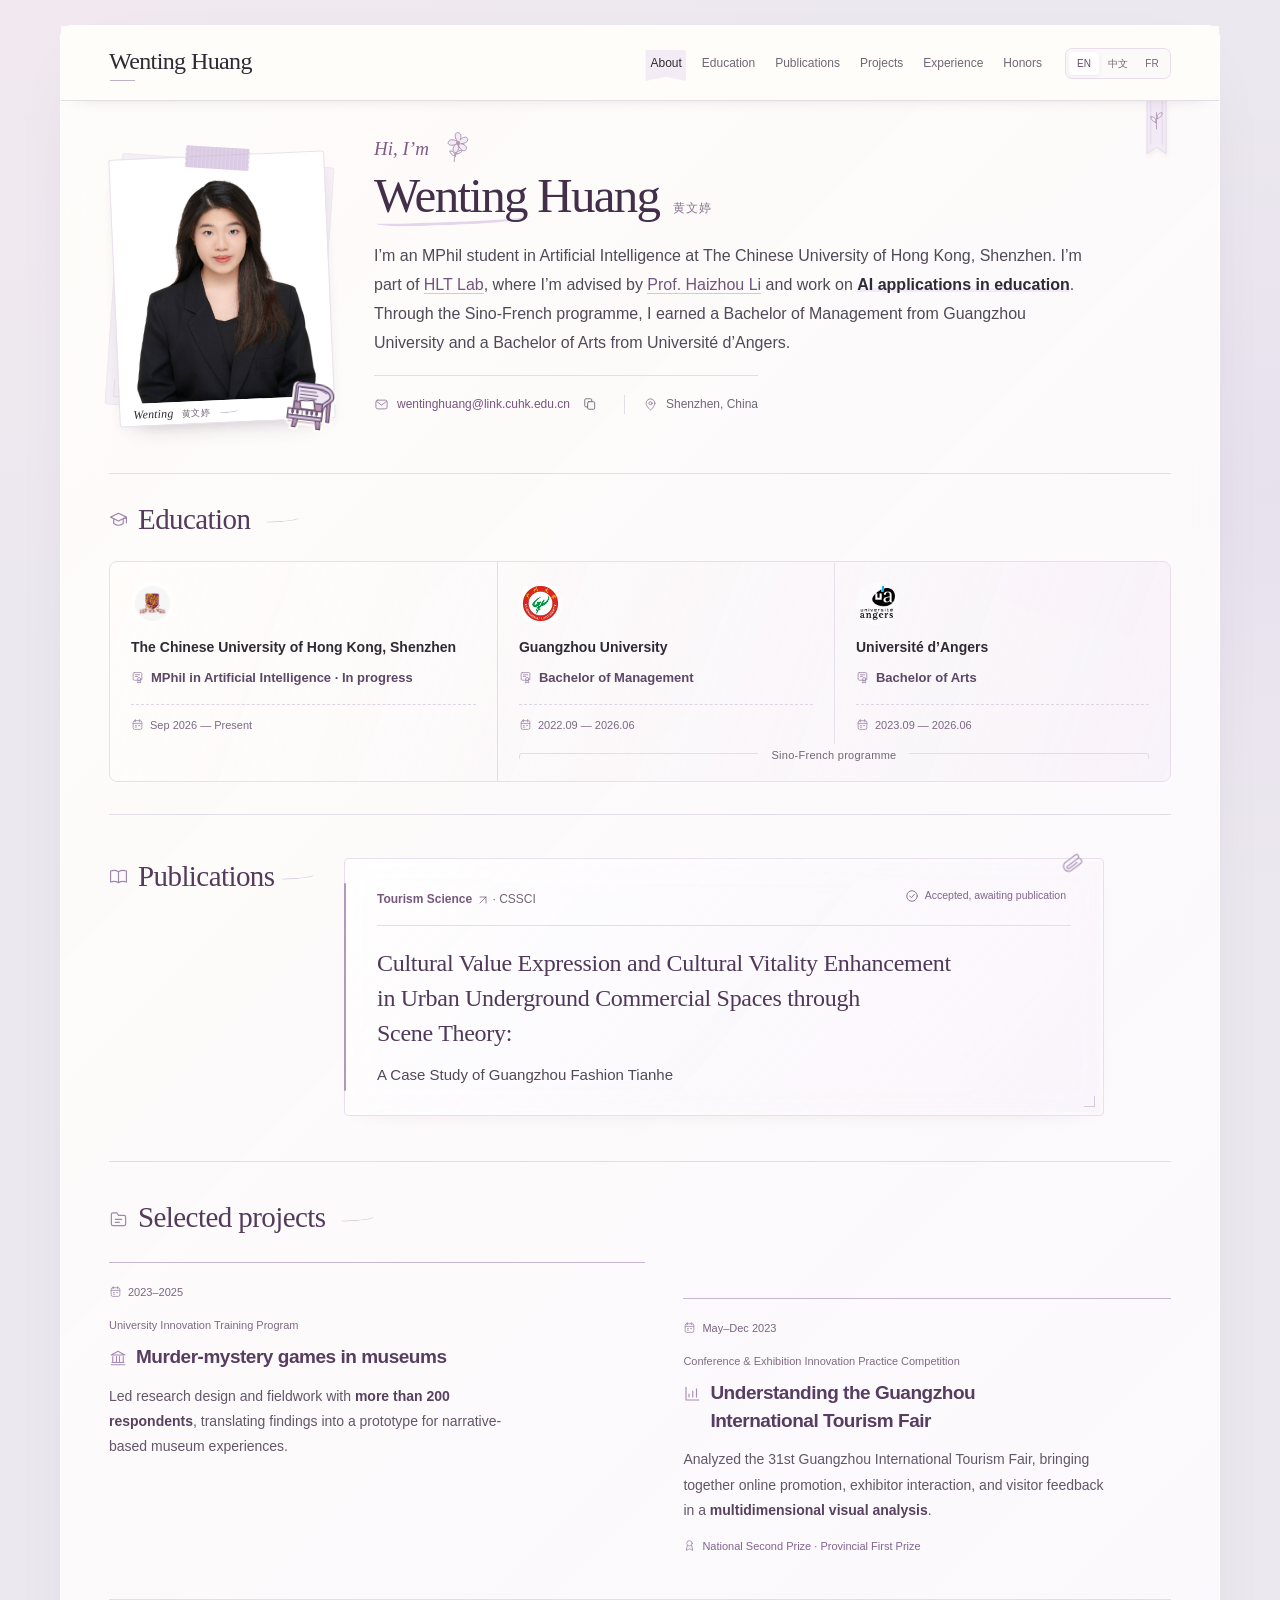
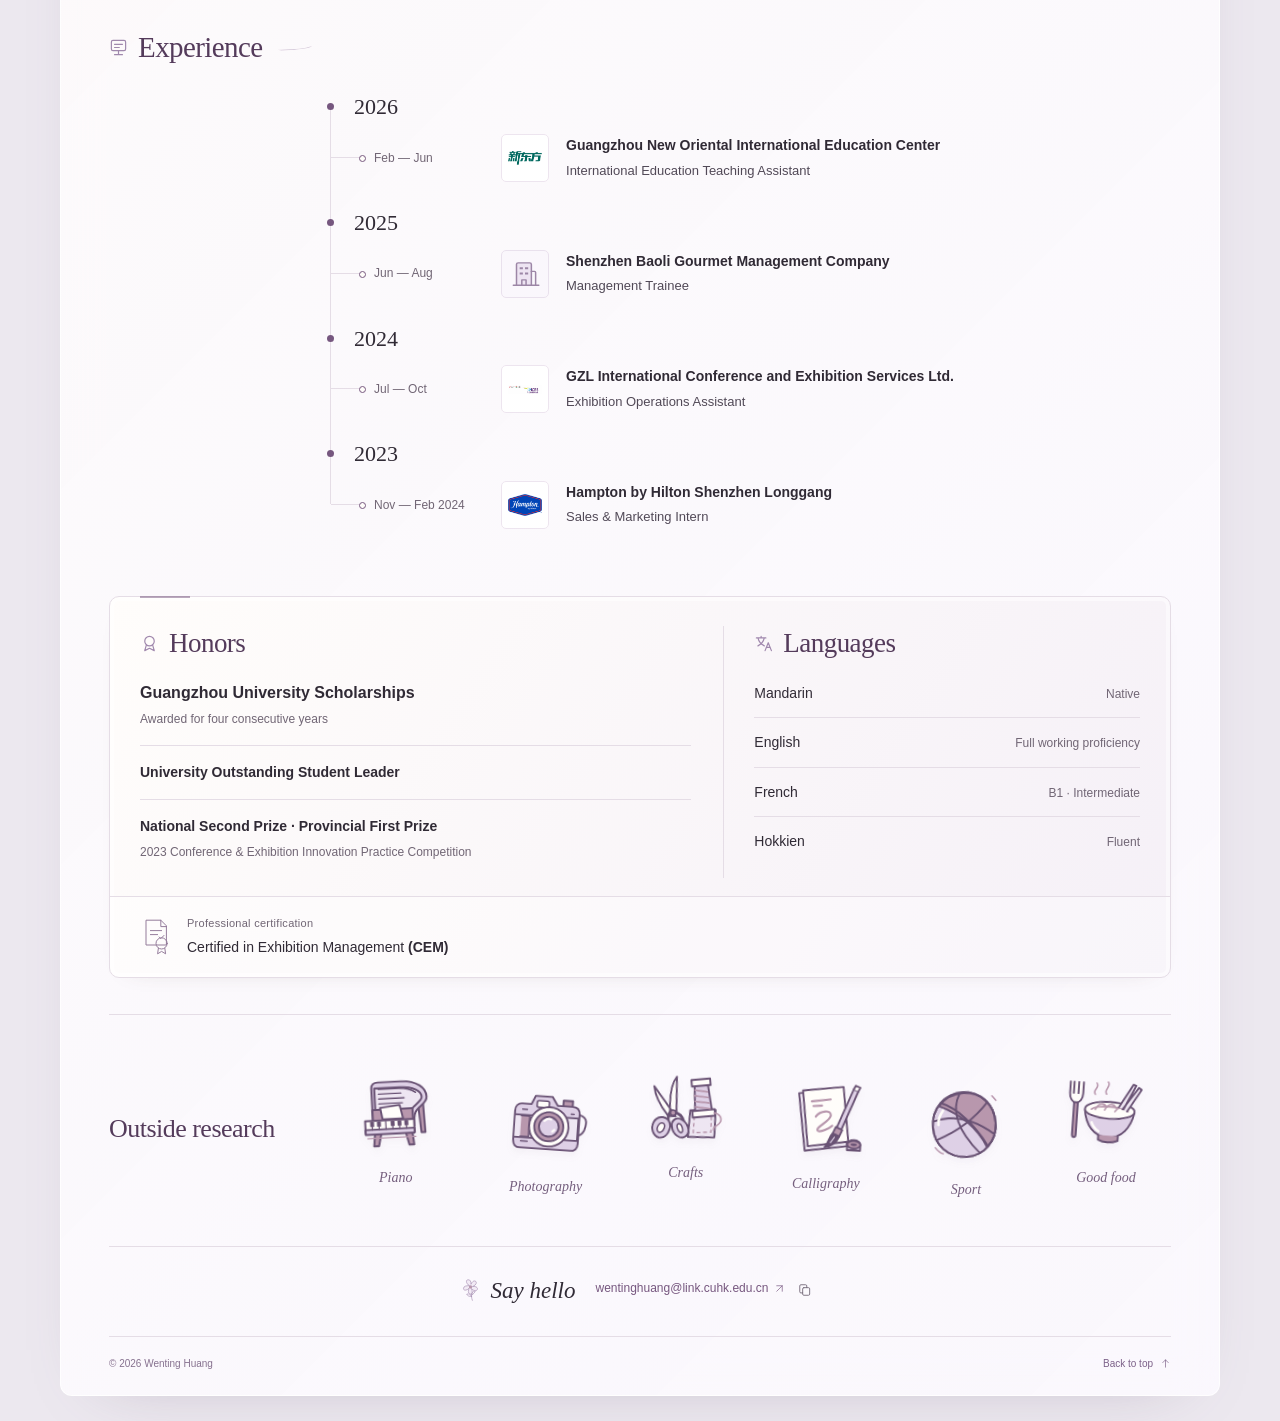
<file: index.html>
<!doctype html>
<html lang="en">
<head>
  <meta charset="utf-8">
  <meta name="viewport" content="width=device-width, initial-scale=1">
  <meta name="description" content="Wenting Huang, MPhil student in Artificial Intelligence at The Chinese University of Hong Kong, Shenzhen, a member of HLT Lab advised by Prof. Haizhou Li. AI applications in education, academic background, and experience.">
  <meta name="robots" content="noindex, nofollow, noarchive">
  <meta name="referrer" content="no-referrer">
  <meta name="theme-color" content="#fffdfa">
  <title>Wenting Huang | Personal Homepage</title>
  <link rel="icon" type="image/svg+xml" href="assets/favicon.svg?v=20261005-finished-details">
  <link rel="stylesheet" href="styles.css?v=20261005-finished-details">
  <link rel="stylesheet" href="yellow.css?v=20261005-finished-details">
  <link rel="stylesheet" href="hero.css?v=20261005-finished-details">
  <link rel="stylesheet" href="timeline.css?v=20261005-finished-details">
  <link rel="stylesheet" href="details.css?v=20261005-finished-details">
  <link rel="stylesheet" href="reading.css?v=20261005-finished-details">
  <link rel="stylesheet" href="polish.css?v=20261005-finished-details">
  <link rel="stylesheet" href="languages.css?v=20261005-finished-details">
  <link rel="stylesheet" href="print.css?v=20261005-finished-details" media="print">
  <script>
    (() => {
      if (new URLSearchParams(window.location.search).get('theme') !== 'yellow') return;
      document.documentElement.dataset.theme = 'yellow';
      document.querySelector('meta[name="theme-color"]').content = '#fffdf7';
    })();
  </script>
  <script src="main.js?v=20261005-finished-details" defer></script>
</head>
<body>

<a class="skip-link" href="#main"><span lang="en">Skip to content</span><span lang="fr">Aller au contenu</span><span lang="zh-Hans">跳至正文</span></a>
<div class="shell">
  <header class="topbar"><a class="wordmark" href="#about" aria-label="Wenting Huang"><span class="brand-name">Wenting Huang</span></a><nav class="navigation" aria-label="Sections / 页面导航 / Rubriques"><a href="#about"><span lang="en">About</span><span lang="fr">À propos</span><span lang="zh-Hans">关于</span></a><a href="#education"><span lang="en">Education</span><span lang="fr">Formation</span><span lang="zh-Hans">教育</span></a><a href="#research"><span lang="en">Publications</span><span lang="fr">Publications</span><span lang="zh-Hans">论文</span></a><a href="#projects"><span lang="en">Projects</span><span lang="fr">Projets</span><span lang="zh-Hans">项目</span></a><a href="#experience"><span lang="en">Experience</span><span lang="fr">Expériences</span><span lang="zh-Hans">经历</span></a><a href="#honors"><span lang="en">Honors</span><span lang="fr">Distinctions</span><span lang="zh-Hans">荣誉</span></a></nav><div class="language-switch" role="group" aria-label="Language / 语言 / Langue"><button type="button" data-language="en" aria-pressed="true" aria-label="English">EN</button><button type="button" data-language="zh-Hans" aria-pressed="false" aria-label="简体中文">中文</button><button type="button" data-language="fr" aria-pressed="false" aria-label="Français">FR</button></div></header>
  <main id="main">
    <section class="hero profile-overview" id="about" aria-labelledby="name">
      <a class="bookmark-link" href="#outside-research"><svg class="hero-bookmark" viewBox="0 0 22 59" fill="none" aria-hidden="true" focusable="false"><path d="M1 0h20v56l-10-7-10 7Z" fill="var(--detail-wash)" stroke="var(--line)"/><path d="M5 0v46m12-46v46" stroke="var(--detail-pencil)" stroke-opacity=".3" stroke-width=".6"/><path d="M11 13v17m-1-7c-4-1-5-4-5-6 4 0 6 3 5 6Zm2-4c4-1 5-4 5-6-4 0-6 3-5 6Z" stroke="var(--detail-pencil)" stroke-width=".8" stroke-linecap="round" stroke-linejoin="round"/></svg><span class="bookmark-tip"><span lang="en">Outside research</span><span lang="fr">En dehors de la recherche</span><span lang="zh-Hans">研究之外</span></span></a>
      <div class="portrait-scene">
        <div class="portrait-paper" aria-hidden="true"></div>
        <figure class="portrait"><a class="portrait-open" href="assets/wenting-huang.png" aria-haspopup="dialog"><span class="visually-hidden"><span lang="en">View portrait</span><span lang="fr">Agrandir le portrait</span><span lang="zh-Hans">查看大图</span></span><div class="portrait-frame"><img src="assets/wenting-huang.png" alt="Wenting Huang / 黄文婷" width="1280" height="1280" fetchpriority="high"></div></a><figcaption class="portrait-caption"><span>Wenting</span><span class="portrait-caption-zh">黄文婷</span></figcaption></figure>
        <svg class="portrait-piano" viewBox="0 0 96 96" fill="none" aria-hidden="true" focusable="false">
    <g stroke="var(--hobby-ink, #695274)" stroke-width="2" stroke-linecap="round" stroke-linejoin="round">
      <path d="M27 65 25 82h5l4-17M57 65l4 17h5l-2-20M72 42l2 28h4l-1-31" fill="var(--hobby-accent, #b897ad)"/>
      <path d="M25 23c0-4 3-6 7-6h23c17 0 26 8 26 17 0 7-9 9-12 15-2 4-2 9-2 14H25Z" fill="var(--hobby-fill, #ded0e6)"/>
      <path d="M28 23h26c14 0 22 5 22 11 0 4-8 8-11 12H28Z" fill="var(--hobby-light, #eee6f2)"/>
      <path d="M32 24h21c7 0 13 2 17 5M32 29h23M32 34h26M32 39h24" fill="none" stroke-width="1.4"/>
      <path d="M25 45h41v14H25Z" fill="var(--hobby-accent, #b897ad)"/>
      <path d="m33 43 20-2 3 14H35Z" fill="var(--hobby-paper, #fffdfa)"/>
      <path d="M17 56h50v13H17Z" fill="var(--hobby-paper, #fffdfa)"/>
      <path d="M17 65h50v5H17Z" fill="var(--hobby-fill, #ded0e6)"/>
      <path d="M24 57v8m7-8v8m7-8v8m7-8v8m7-8v8m7-8v8" fill="none" stroke-width="1.25"/>
      <path d="M22 57h4v5h-4Zm7 0h4v5h-4Zm14 0h4v5h-4Zm7 0h4v5h-4Zm7 0h4v5h-4Z" fill="var(--hobby-ink, #695274)" stroke="none"/>
      <path d="M19 74h49" fill="none" stroke="var(--hobby-accent, #b897ad)" stroke-width="1.3"/>
    </g>
  </svg>
      </div>
      <div class="hero-copy">
        <p class="hello-note"><span lang="en">Hi, I’m</span><span lang="fr">Bonjour, je suis</span><span lang="zh-Hans">你好，我是</span><svg class="greeting-flower" viewBox="0 0 42 46" fill="none" aria-hidden="true" focusable="false"><g stroke="currentColor" stroke-width="1.2" stroke-linecap="round" stroke-linejoin="round"><path d="M22 26c-1 6-2 12-1 18m0-8c-5 0-8-3-9-6 5-1 8 2 9 6m1-3c4-1 7-4 8-7-5 0-7 3-8 7"/><path class="flower-petals" d="M20 14c-7-7-4-13 0-12 4 0 5 5 4 10 5-8 11-6 11-2 0 4-5 6-9 7 9 0 11 6 8 8-3 3-8 0-11-5 3 9-2 13-5 10-3-2-2-7 1-11-7 5-13 2-11-2 1-4 6-4 12-3Z"/><circle cx="22" cy="17" r="3.2" class="flower-center"/></g></svg></p>
        <div class="name-row"><h1 id="name"><span lang="en"><span class="given-name">Wenting</span> Huang</span><span lang="fr"><span class="given-name">Wenting</span> Huang</span><span lang="zh-Hans"><span class="given-name">黄文婷</span></span></h1><span class="alternate-name"><span lang="en">黄文婷</span><span lang="fr">黄文婷</span><span lang="zh-Hans">Wenting Huang</span></span></div>
        
        
        <p class="intro about-bio"><span lang="en">I’m an <strong>MPhil student in Artificial Intelligence</strong> at <strong>The Chinese University of Hong Kong, Shenzhen</strong>. I’m part of <a href="https://sds.cuhk.edu.cn/en/article/588" target="_blank" rel="noopener noreferrer"><strong>HLT Lab</strong></a>, where I’m advised by <a href="https://sai.cuhk.edu.cn/en/teacher/102" target="_blank" rel="noopener noreferrer"><strong>Prof. Haizhou Li</strong></a> and work on <strong class="bio-focus">AI applications in education</strong>. Through the Sino-French programme, I earned a <strong>Bachelor of Management</strong> from Guangzhou University and a <strong>Bachelor of Arts</strong> from Université d’Angers.</span><span lang="fr">Je suis <strong>étudiante en MPhil en intelligence artificielle</strong> à <strong>The Chinese University of Hong Kong, Shenzhen</strong>. Au sein du <a href="https://sds.cuhk.edu.cn/en/article/588" target="_blank" rel="noopener noreferrer"><strong>HLT Lab</strong></a>, je travaille sur les <strong class="bio-focus">applications de l’IA à l’éducation</strong> sous la direction du <a href="https://sai.cuhk.edu.cn/en/teacher/102" target="_blank" rel="noopener noreferrer"><strong>Pr Haizhou Li</strong></a>. Auparavant, j’ai suivi le programme franco-chinois de l’Université de <span class="proper-name">Guangzhou</span> et de l’Université d’Angers, où j’ai obtenu respectivement un <strong>Bachelor of Management</strong> et un <strong>Bachelor of Arts</strong>.</span><span lang="zh-Hans">我目前在<strong>香港中文大学（深圳）</strong>攻读<strong>人工智能哲学硕士</strong>，是 <a href="https://sds.cuhk.edu.cn/en/article/588" target="_blank" rel="noopener noreferrer"><strong>HLT Lab</strong></a> 的一员，在<a href="https://sai.cuhk.edu.cn/teacher/102" target="_blank" rel="noopener noreferrer"><strong>李海洲教授</strong></a>的指导下研究<strong class="bio-focus">AI 在教育中的应用</strong>。来这里之前，我就读于广州大学与法国昂热大学的中法合作项目，分别获得<strong>管理学学士</strong>与<strong>文学学士</strong>学位。</span></p>
        <div class="profile-contact"><div class="email-action"><a class="contact-item" href="mailto:wentinghuang@link.cuhk.edu.cn"><svg class="icon" viewBox="0 0 24 24" fill="none" stroke="currentColor" stroke-width="1.5" stroke-linecap="round" stroke-linejoin="round" aria-hidden="true" focusable="false"><rect x="3" y="5" width="18" height="14" rx="3"/><path d="m4 7 8 6 8-6"/></svg><span>wentinghuang@link.cuhk.edu.cn</span></a><button class="copy-email" type="button" data-copy-email="wentinghuang@link.cuhk.edu.cn"><svg class="icon copy-icon" viewBox="0 0 24 24" fill="none" stroke="currentColor" stroke-width="1.4" stroke-linecap="round" stroke-linejoin="round" aria-hidden="true"><rect x="8" y="8" width="12" height="13" rx="2"/><path d="M15 8V5a2 2 0 0 0-2-2H5a2 2 0 0 0-2 2v10a2 2 0 0 0 2 2h3"/></svg><svg class="icon copy-check" viewBox="0 0 24 24" fill="none" stroke="currentColor" stroke-width="1.6" stroke-linecap="round" stroke-linejoin="round" aria-hidden="true"><path d="m5 12 4 4L19 6"/></svg><span class="visually-hidden"><span lang="en">Copy email address</span><span lang="fr">Copier l’adresse e-mail</span><span lang="zh-Hans">复制邮箱地址</span></span></button><span class="copy-feedback" role="status" aria-live="polite"></span></div><span class="contact-item location"><svg class="icon" viewBox="0 0 24 24" fill="none" stroke="currentColor" stroke-width="1.5" stroke-linecap="round" stroke-linejoin="round" aria-hidden="true" focusable="false"><path d="M19 10c0 5-7 11-7 11S5 15 5 10a7 7 0 1 1 14 0Z"/><circle cx="12" cy="10" r="2.5"/></svg><span lang="en">Shenzhen, China</span><span lang="fr">Shenzhen, Chine</span><span lang="zh-Hans">中国 · 深圳</span></span></div>
      </div>
    </section>
    
<section class="section education-main" id="education" aria-labelledby="education-heading">
  <div class="section-heading"><h2 id="education-heading"><svg class="icon" viewBox="0 0 24 24" fill="none" stroke="currentColor" stroke-width="1.5" stroke-linecap="round" stroke-linejoin="round" aria-hidden="true" focusable="false"><path d="m2 9 10-5 10 5-10 5L2 9Zm4 3v5c4 3 8 3 12 0v-5M22 9v7"/></svg><span lang="en">Education</span><span lang="fr">Formation</span><span lang="zh-Hans">教育背景</span></h2></div>
  <div class="education">
    <article class="school-row"><span class="school-logo cuhksz"><img src="assets/cuhksz-crest.png" alt="The Chinese University of Hong Kong, Shenzhen"></span><div class="school-details"><h3><span lang="en">The Chinese University of Hong Kong, Shenzhen</span><span lang="fr">The Chinese University of Hong Kong, Shenzhen</span><span lang="zh-Hans">香港中文大学（深圳）</span></h3><p class="degree"><svg class="icon detail-icon" viewBox="0 0 24 24" fill="none" stroke="currentColor" stroke-width="1.5" stroke-linecap="round" stroke-linejoin="round" aria-hidden="true" focusable="false"><rect x="4" y="3" width="16" height="14" rx="2"/><path d="M8 7h8M8 10h4"/><circle cx="15" cy="15" r="3"/><path d="m13 18-1 4 3-1 3 1-1-4"/></svg><span lang="en">MPhil in Artificial Intelligence · In progress</span><span lang="fr">MPhil en intelligence artificielle · En cours</span><span lang="zh-Hans">人工智能哲学硕士（研究型）· 在读</span></p></div><p class="date"><svg class="icon detail-icon" viewBox="0 0 24 24" fill="none" stroke="currentColor" stroke-width="1.5" stroke-linecap="round" stroke-linejoin="round" aria-hidden="true" focusable="false"><rect x="4" y="5" width="16" height="16" rx="3"/><path d="M8 3v4m8-4v4M4 10h16M8 14h2m4 0h2m-8 3h2"/></svg><span lang="en">Sep 2026 — Present</span><span lang="fr">Sept. 2026 — Aujourd’hui</span><span lang="zh-Hans">2026.09 — 至今</span></p></article>
    <div class="undergraduate-pair" role="group" aria-labelledby="undergraduate-programme">
      <article class="school-row"><span class="school-logo"><img src="assets/guangzhou-university-logo.png" alt="Guangzhou University / 广州大学"></span><div class="school-details"><h3><span lang="en">Guangzhou University</span><span lang="fr">Université de <span class="proper-name">Guangzhou</span></span><span lang="zh-Hans">广州大学</span></h3><p class="degree"><svg class="icon detail-icon" viewBox="0 0 24 24" fill="none" stroke="currentColor" stroke-width="1.5" stroke-linecap="round" stroke-linejoin="round" aria-hidden="true" focusable="false"><rect x="4" y="3" width="16" height="14" rx="2"/><path d="M8 7h8M8 10h4"/><circle cx="15" cy="15" r="3"/><path d="m13 18-1 4 3-1 3 1-1-4"/></svg><span lang="en">Bachelor of Management</span><span lang="fr">Bachelor of Management</span><span lang="zh-Hans">管理学学士</span></p></div><p class="date"><svg class="icon detail-icon" viewBox="0 0 24 24" fill="none" stroke="currentColor" stroke-width="1.5" stroke-linecap="round" stroke-linejoin="round" aria-hidden="true" focusable="false"><rect x="4" y="5" width="16" height="16" rx="3"/><path d="M8 3v4m8-4v4M4 10h16M8 14h2m4 0h2m-8 3h2"/></svg><span lang="en">2022.09 — 2026.06</span><span lang="fr">2022.09 — 2026.06</span><span lang="zh-Hans">2022.09 — 2026.06</span></p></article>
      <article class="school-row"><span class="school-logo"><img src="assets/angers-logo.png" alt="Université d’Angers / 昂热大学"></span><div class="school-details"><h3><span lang="en">Université d’Angers</span><span lang="fr">Université d’Angers</span><span lang="zh-Hans">法国昂热大学</span></h3><p class="degree"><svg class="icon detail-icon" viewBox="0 0 24 24" fill="none" stroke="currentColor" stroke-width="1.5" stroke-linecap="round" stroke-linejoin="round" aria-hidden="true" focusable="false"><rect x="4" y="3" width="16" height="14" rx="2"/><path d="M8 7h8M8 10h4"/><circle cx="15" cy="15" r="3"/><path d="m13 18-1 4 3-1 3 1-1-4"/></svg><span lang="en">Bachelor of Arts</span><span lang="fr">Bachelor of Arts</span><span lang="zh-Hans">文学学士</span></p></div><p class="date"><svg class="icon detail-icon" viewBox="0 0 24 24" fill="none" stroke="currentColor" stroke-width="1.5" stroke-linecap="round" stroke-linejoin="round" aria-hidden="true" focusable="false"><rect x="4" y="5" width="16" height="16" rx="3"/><path d="M8 3v4m8-4v4M4 10h16M8 14h2m4 0h2m-8 3h2"/></svg><span lang="en">2023.09 — 2026.06</span><span lang="fr">2023.09 — 2026.06</span><span lang="zh-Hans">2023.09 — 2026.06</span></p></article>
      <p class="programme-connection" id="undergraduate-programme"><span lang="en">Sino-French programme</span><span lang="fr">Programme franco-chinois</span><span lang="zh-Hans">中法合作项目</span></p>
    </div>
  </div>
</section>
<div class="content-grid"><div class="primary-column"><section class="section" id="research" aria-labelledby="research-heading">
      <div class="section-heading"><h2 id="research-heading"><svg class="icon" viewBox="0 0 24 24" fill="none" stroke="currentColor" stroke-width="1.5" stroke-linecap="round" stroke-linejoin="round" aria-hidden="true" focusable="false"><path d="M12 6c-3-2-7-2-10-1v14c3-1 7-1 10 1 3-2 7-2 10-1V5c-3-1-7-1-10 1Zm0 0v14"/></svg><span lang="en">Publications</span><span lang="fr">Publications</span><span lang="zh-Hans">学术论文</span></h2></div>
      <article class="publication"><svg class="icon paperclip" viewBox="0 0 24 24" fill="none" stroke="currentColor" stroke-width="1.5" stroke-linecap="round" stroke-linejoin="round" aria-hidden="true" focusable="false"><path d="m8 13 7-7a3 3 0 0 1 4 4l-9 9a5 5 0 0 1-7-7l9-9a2 2 0 0 1 3 3l-9 9a1 1 0 0 0 2 2l7-7"/></svg>
        <div class="publication-top"><p class="publication-journal"><a class="journal-link" href="https://www.geores.com.cn/lykx/CN/home" target="_blank" rel="noopener noreferrer"><span lang="en">Tourism Science</span><span lang="fr">Tourism Science</span><span lang="zh-Hans">《旅游科学》</span><svg class="icon" viewBox="0 0 24 24" fill="none" stroke="currentColor" stroke-width="1.5" stroke-linecap="round" stroke-linejoin="round" aria-hidden="true" focusable="false"><path d="M6 18 18 6M6 6h12v12"/></svg></a> · CSSCI</p><span class="status"><svg class="icon" viewBox="0 0 24 24" fill="none" stroke="currentColor" stroke-width="1.5" stroke-linecap="round" stroke-linejoin="round" aria-hidden="true" focusable="false"><circle cx="12" cy="12" r="9"/><path d="m8 12 3 3 5-6"/></svg><span lang="en">Accepted, awaiting publication</span><span lang="fr">Article accepté, en attente de publication</span><span lang="zh-Hans">已录用，尚未见刊</span></span></div>
        <h3><span lang="en">Cultural Value Expression and Cultural Vitality Enhancement in Urban Underground Commercial Spaces through Scene Theory:<span class="publication-subtitle">A Case Study of Guangzhou Fashion Tianhe</span></span><span lang="fr">Expression des valeurs culturelles et renforcement de la vitalité culturelle des espaces commerciaux souterrains urbains à travers la théorie des scènes :<span class="publication-subtitle">étude de cas de <span class="proper-name">Guangzhou</span> Fashion Tianhe</span></span><span lang="zh-Hans">场景理论下城市地下商业空间的文化价值表达及文化活力提升研究<span class="publication-subtitle">——以广州时尚天河为例</span></span></h3>
        
      </article>
      
    </section><section class="section" id="projects" aria-labelledby="projects-heading">
      <div class="section-heading"><h2 id="projects-heading"><svg class="icon" viewBox="0 0 24 24" fill="none" stroke="currentColor" stroke-width="1.5" stroke-linecap="round" stroke-linejoin="round" aria-hidden="true" focusable="false"><path d="M3 7a2 2 0 0 1 2-2h5l2 3h7a2 2 0 0 1 2 2v9a2 2 0 0 1-2 2H5a2 2 0 0 1-2-2Z"/><path d="M8 13h8M8 17h5"/></svg><span lang="en">Selected projects</span><span lang="fr">Projets sélectionnés</span><span lang="zh-Hans">精选项目</span></h2></div>
      <article class="project">
        <div class="date"><svg class="icon detail-icon" viewBox="0 0 24 24" fill="none" stroke="currentColor" stroke-width="1.5" stroke-linecap="round" stroke-linejoin="round" aria-hidden="true" focusable="false"><rect x="4" y="5" width="16" height="16" rx="3"/><path d="M8 3v4m8-4v4M4 10h16M8 14h2m4 0h2m-8 3h2"/></svg>2023–2025</div>
        <div><p class="project-type"><span lang="en">University Innovation Training Program</span><span lang="fr">Programme universitaire de formation à l’innovation</span><span lang="zh-Hans">大学生创新训练项目 · 校级立项</span></p>
          <h3><svg class="icon project-symbol" viewBox="0 0 24 24" fill="none" stroke="currentColor" stroke-width="1.5" stroke-linecap="round" stroke-linejoin="round" aria-hidden="true" focusable="false"><path d="m3 8 9-5 9 5H3ZM5 10v8m5-8v8m4-8v8m5-8v8M3 21h18M4 18h16"/></svg><span lang="en">Murder-mystery games in museums</span><span lang="fr">Jeux d’enquête dans les musées</span><span lang="zh-Hans">“剧本杀”进博物馆：红色叙事的娱乐化展示</span></h3>
          <p><span lang="en">Led research design and fieldwork with <strong>more than 200 respondents</strong>, translating findings into a prototype for narrative-based museum experiences.</span><span lang="fr">Conception de la recherche et enquête de terrain auprès de <strong>plus de 200 personnes</strong>, puis création d’un prototype d’expérience muséale fondée sur la narration.</span><span lang="zh-Hans">主导研究设计，组织涉及 <strong>200 余人的问卷与访谈</strong>，将调研结果转化为博物馆叙事体验原型。</span></p>
        </div>
      </article>
      <article class="project">
        <div class="date"><svg class="icon detail-icon" viewBox="0 0 24 24" fill="none" stroke="currentColor" stroke-width="1.5" stroke-linecap="round" stroke-linejoin="round" aria-hidden="true" focusable="false"><rect x="4" y="5" width="16" height="16" rx="3"/><path d="M8 3v4m8-4v4M4 10h16M8 14h2m4 0h2m-8 3h2"/></svg><span lang="en">May–Dec 2023</span><span lang="fr">Mai–déc. 2023</span><span lang="zh-Hans">2023 年<br>5–12 月</span></div>
        <div><p class="project-type"><span lang="en">Conference &amp; Exhibition Innovation Practice Competition</span><span lang="fr">Concours d’innovation et de pratique en congrès et expositions</span><span lang="zh-Hans">第 17 届会展创新创业实践竞赛</span></p>
          <h3><svg class="icon project-symbol" viewBox="0 0 24 24" fill="none" stroke="currentColor" stroke-width="1.5" stroke-linecap="round" stroke-linejoin="round" aria-hidden="true" focusable="false"><path d="M4 3v17h17M8 16v-4m5 4V8m5 8V5"/></svg><span lang="en">Understanding the Guangzhou International Tourism Fair</span><span lang="fr">Analyse du Salon international du tourisme de <span class="proper-name">Guangzhou</span></span><span lang="zh-Hans">广州国际旅游展的数据分析与可视化</span></h3>
          <p><span lang="en">Analyzed the 31st Guangzhou International Tourism Fair, bringing together online promotion, exhibitor interaction, and visitor feedback in a <strong>multidimensional visual analysis</strong>.</span><span lang="fr">Analyse de la 31e édition du Salon international du tourisme de <span class="proper-name">Guangzhou</span>, intégrant la promotion en ligne, les interactions avec les exposants et les retours des visiteurs dans une <strong>analyse visuelle multidimensionnelle</strong>.</span><span lang="zh-Hans">以第 31 届广州国际旅游展为研究对象，整合线上推广、参展商互动与观众反馈，开展<strong>多维度分析与可视化呈现</strong>。</span></p>
          <span class="award-note"><svg class="icon detail-icon" viewBox="0 0 24 24" fill="none" stroke="currentColor" stroke-width="1.5" stroke-linecap="round" stroke-linejoin="round" aria-hidden="true" focusable="false"><circle cx="12" cy="8" r="5"/><path d="m8 12-2 9 6-3 6 3-2-9"/></svg><span lang="en">National Second Prize · Provincial First Prize</span><span lang="fr">Deuxième prix national · Premier prix provincial</span><span lang="zh-Hans">国家级二等奖 · 省级一等奖</span></span>
        </div>
      </article>
    </section><section class="section" id="experience" aria-labelledby="experience-heading">
      <div class="section-heading"><h2 id="experience-heading"><svg class="icon" viewBox="0 0 24 24" fill="none" stroke="currentColor" stroke-width="1.5" stroke-linecap="round" stroke-linejoin="round" aria-hidden="true" focusable="false"><rect x="3" y="3" width="18" height="13" rx="2"/><path d="M7 21h10m-5-5v5M7 8h10M7 12h6"/></svg><span lang="en">Experience</span><span lang="fr">Expériences</span><span lang="zh-Hans">工作经历</span></h2></div>
      <ol class="experience experience-timeline" role="list">
        <li class="timeline-year-group">
          <h3 class="timeline-year-label" id="experience-2026">2026</h3>
          <ol class="timeline-month-list" role="list" aria-labelledby="experience-2026">
            <li class="timeline-entry new-oriental">
              <p class="timeline-month-date"><time datetime="2026-02"><span lang="en">Feb</span><span lang="fr">Févr.</span><span lang="zh-Hans">02 月</span></time> — <time datetime="2026-06"><span lang="en">Jun</span><span lang="fr">Juin</span><span lang="zh-Hans">06 月</span></time></p>
              <div class="timeline-content"><a class="company-logo" href="https://www.neworiental.org/" target="_blank" rel="noopener noreferrer"><img src="assets/new-oriental-logo.png" alt="新东方 New Oriental" loading="lazy"></a><div class="timeline-details"><h4 class="timeline-company"><span lang="en">Guangzhou New Oriental International Education Center</span><span lang="fr">Guangzhou New Oriental International Education Center</span><span lang="zh-Hans">广州新东方国际教育中心</span></h4><p class="timeline-role"><span lang="en">International Education Teaching Assistant</span><span lang="fr">Assistante pédagogique en enseignement international</span><span lang="zh-Hans">国际教育培训助教</span></p></div></div>
            </li>
          </ol>
        </li>
        <li class="timeline-year-group">
          <h3 class="timeline-year-label" id="experience-2025">2025</h3>
          <ol class="timeline-month-list" role="list" aria-labelledby="experience-2025">
            <li class="timeline-entry baoli">
              <p class="timeline-month-date"><time datetime="2025-06"><span lang="en">Jun</span><span lang="fr">Juin</span><span lang="zh-Hans">06 月</span></time> — <time datetime="2025-08"><span lang="en">Aug</span><span lang="fr">Août</span><span lang="zh-Hans">08 月</span></time></p>
              <div class="timeline-content"><span class="company-logo company-mark" aria-hidden="true"><svg viewBox="0 0 32 32" fill="none" xmlns="http://www.w3.org/2000/svg"><path d="M8 27V7.5A1.5 1.5 0 0 1 9.5 6h11A1.5 1.5 0 0 1 22 7.5V27" fill="var(--placeholder-fill, #ede4f2)" stroke="currentColor" stroke-width="1.4" stroke-linejoin="round"/><path d="M22 14h3a1 1 0 0 1 1 1v12M5 27h24M13 27v-5h4v5" stroke="currentColor" stroke-width="1.4" stroke-linecap="round" stroke-linejoin="round"/><path d="M12 11h1m4 0h1m-6 5h1m4 0h1" stroke="currentColor" stroke-width="2" stroke-linecap="square"/></svg></span><div class="timeline-details"><h4 class="timeline-company"><span lang="en">Shenzhen Baoli Gourmet Management Company</span><span lang="fr">Shenzhen Baoli Gourmet Management Company</span><span lang="zh-Hans">深圳宝丽食府餐饮管理有限公司</span></h4><p class="timeline-role"><span lang="en">Management Trainee</span><span lang="fr">Stagiaire en management</span><span lang="zh-Hans">管理培训生</span></p></div></div>
            </li>
          </ol>
        </li>
        <li class="timeline-year-group">
          <h3 class="timeline-year-label" id="experience-2024">2024</h3>
          <ol class="timeline-month-list" role="list" aria-labelledby="experience-2024">
            <li class="timeline-entry gzl">
              <p class="timeline-month-date"><time datetime="2024-07"><span lang="en">Jul</span><span lang="fr">Juill.</span><span lang="zh-Hans">07 月</span></time> — <time datetime="2024-10"><span lang="en">Oct</span><span lang="fr">Oct.</span><span lang="zh-Hans">10 月</span></time></p>
              <div class="timeline-content"><a class="company-logo" href="https://www.gzlmice.cn/" target="_blank" rel="noopener noreferrer"><img src="assets/gzl-logo.jpg" alt="广之旅国际会展 GICES" loading="lazy"></a><div class="timeline-details"><h4 class="timeline-company"><span lang="en">GZL International Conference and Exhibition Services Ltd.</span><span lang="fr">GZL International Conference and Exhibition Services Ltd.</span><span lang="zh-Hans">广之旅国际会展服务有限公司</span></h4><p class="timeline-role"><span lang="en">Exhibition Operations Assistant</span><span lang="fr">Assistante aux opérations événementielles</span><span lang="zh-Hans">会展项目助理</span></p></div></div>
            </li>
          </ol>
        </li>
        <li class="timeline-year-group">
          <h3 class="timeline-year-label" id="experience-2023">2023</h3>
          <ol class="timeline-month-list" role="list" aria-labelledby="experience-2023">
            <li class="timeline-entry hampton">
              <p class="timeline-month-date"><time datetime="2023-11"><span lang="en">Nov</span><span lang="fr">Nov.</span><span lang="zh-Hans">11 月</span></time> — <time datetime="2024-02"><span lang="en">Feb 2024</span><span lang="fr">Févr. 2024</span><span lang="zh-Hans">2024 年 02 月</span></time></p>
              <div class="timeline-content"><a class="company-logo" href="https://www.hilton.com/en/brands/hampton-by-hilton/" target="_blank" rel="noopener noreferrer"><img src="assets/hampton-logo.png" alt="Hampton by Hilton" loading="lazy"></a><div class="timeline-details"><h4 class="timeline-company"><span lang="en">Hampton by Hilton Shenzhen Longgang</span><span lang="fr">Hampton by Hilton Shenzhen Longgang</span><span lang="zh-Hans">深圳龙岗希尔顿欢朋酒店</span></h4><p class="timeline-role"><span lang="en">Sales &amp; Marketing Intern</span><span lang="fr">Stagiaire en ventes et marketing</span><span lang="zh-Hans">市场销售部实习生</span></p></div></div>
            </li>
          </ol>
        </li>
      </ol>
    </section>
    <div class="credentials-grid">
    <section class="section honors-main" id="honors" aria-labelledby="honors-heading">
      <div class="section-heading"><h2 id="honors-heading"><svg class="icon" viewBox="0 0 24 24" fill="none" stroke="currentColor" stroke-width="1.5" stroke-linecap="round" stroke-linejoin="round" aria-hidden="true" focusable="false"><circle cx="12" cy="9" r="6"/><path d="m8 14-2 7 6-3 6 3-2-7"/></svg><span lang="en">Honors</span><span lang="fr">Distinctions</span><span lang="zh-Hans">荣誉</span></h2></div>
      <ul class="honors-list"><li><span lang="en">Guangzhou University Scholarships</span><span lang="fr">Bourses de l’Université de <span class="proper-name">Guangzhou</span></span><span lang="zh-Hans">广州大学校级奖学金</span><span class="detail"><span lang="en">Awarded for four consecutive years</span><span lang="fr">Attribuées pendant quatre années consécutives</span><span lang="zh-Hans">连续四年获得</span></span></li><li><span lang="en">University Outstanding Student Leader</span><span lang="fr">Distinction universitaire pour le leadership étudiant</span><span lang="zh-Hans">校级优秀干部</span></li><li><span lang="en">National Second Prize · Provincial First Prize</span><span lang="fr">Deuxième prix national · Premier prix provincial</span><span lang="zh-Hans">国家级二等奖 · 省级一等奖</span><span class="detail"><span lang="en">2023 Conference &amp; Exhibition Innovation Practice Competition</span><span lang="fr">Concours d’innovation et de pratique en congrès et expositions, 2023</span><span lang="zh-Hans">2023 年第 17 届会展创新创业实践竞赛</span></span></li></ul>

    </section>
    <section class="section languages-main" id="languages" aria-labelledby="languages-heading"><span id="beyond" aria-hidden="true"></span><div class="section-heading"><h2 id="languages-heading"><svg class="icon" viewBox="0 0 24 24" fill="none" stroke="currentColor" stroke-width="1.5" stroke-linecap="round" stroke-linejoin="round" aria-hidden="true" focusable="false"><path d="M3 5h12M9 3v2M5 5c1 5 4 8 8 10M13 5c-1 5-4 8-8 10M14 21l4-10 4 10m-6.5-4h5"/></svg><span lang="en">Languages</span><span lang="fr">Langues</span><span lang="zh-Hans">语言</span></h2></div><dl class="language-list"><div><dt><span lang="en">Mandarin</span><span lang="fr">Mandarin</span><span lang="zh-Hans">普通话</span></dt><dd><span lang="en">Native</span><span lang="fr">Langue maternelle</span><span lang="zh-Hans">母语</span></dd></div><div><dt><span lang="en">English</span><span lang="fr">Anglais</span><span lang="zh-Hans">英语</span></dt><dd><span lang="en">Full working proficiency</span><span lang="fr">Usage professionnel courant</span><span lang="zh-Hans">精通</span></dd></div><div><dt><span lang="en">French</span><span lang="fr">Français</span><span lang="zh-Hans">法语</span></dt><dd><span lang="en">B1 · Intermediate</span><span lang="fr">B1 · Intermédiaire</span><span lang="zh-Hans">B1 · 中级</span></dd></div><div><dt><span lang="en">Hokkien</span><span lang="fr">Hokkien</span><span lang="zh-Hans">闽南语</span></dt><dd><span lang="en">Fluent</span><span lang="fr">Courant</span><span lang="zh-Hans">流利</span></dd></div></dl></section>
    <section class="certification" aria-labelledby="certification-heading"><svg class="certificate-symbol" viewBox="0 0 40 48" fill="none" stroke="currentColor" stroke-width="1.2" stroke-linecap="round" stroke-linejoin="round" aria-hidden="true"><path d="M8 3h18l7 7v24H8zM26 3v8h7M13 16h14M13 21h9"/><circle cx="27" cy="32" r="7"/><path d="m23 38-1 7 5-3 5 3-1-7m-7-14 2 2 4-4"/></svg><div><h3 id="certification-heading"><span lang="en">Professional certification</span><span lang="fr">Certification professionnelle</span><span lang="zh-Hans">专业证书</span></h3><p><span lang="en">Certified in Exhibition Management <strong>(CEM)</strong></span><span lang="fr">Certified in Exhibition Management <strong>(CEM)</strong></span><span lang="zh-Hans">会展职业经理人证书 <strong>（CEM）</strong></span></p></div></section>
    </div>
    <section class="section personal-note" id="outside-research" tabindex="-1" aria-labelledby="outside-heading">
      <div class="section-heading"><h2 id="outside-heading"><span lang="en">Outside research</span><span lang="fr">En dehors de la recherche</span><span lang="zh-Hans">研究之外</span></h2><button class="reading-return" type="button" hidden><svg class="icon" viewBox="0 0 24 24" fill="none" stroke="currentColor" stroke-width="1.5" stroke-linecap="round" stroke-linejoin="round" aria-hidden="true"><path d="m9 5-5 5 5 5M4 10h10a6 6 0 0 1 0 12"/></svg><span lang="en">Back to where I was</span><span lang="fr">Retour à ma lecture</span><span lang="zh-Hans">返回刚才的位置</span></button></div>
      <div class="hobby-shelf" role="list" aria-label="Personal interests / 个人兴趣 / Centres d’intérêt"><figure class="hobby hobby-piano" role="listitem"><svg class="hobby-art" viewBox="0 0 96 96" fill="none" aria-hidden="true" focusable="false">
    <g stroke="var(--hobby-ink, #695274)" stroke-width="2" stroke-linecap="round" stroke-linejoin="round">
      <path d="M27 65 25 82h5l4-17M57 65l4 17h5l-2-20M72 42l2 28h4l-1-31" fill="var(--hobby-accent, #b897ad)"/>
      <path d="M25 23c0-4 3-6 7-6h23c17 0 26 8 26 17 0 7-9 9-12 15-2 4-2 9-2 14H25Z" fill="var(--hobby-fill, #ded0e6)"/>
      <path d="M28 23h26c14 0 22 5 22 11 0 4-8 8-11 12H28Z" fill="var(--hobby-light, #eee6f2)"/>
      <path d="M32 24h21c7 0 13 2 17 5M32 29h23M32 34h26M32 39h24" fill="none" stroke-width="1.4"/>
      <path d="M25 45h41v14H25Z" fill="var(--hobby-accent, #b897ad)"/>
      <path d="m33 43 20-2 3 14H35Z" fill="var(--hobby-paper, #fffdfa)"/>
      <path d="M17 56h50v13H17Z" fill="var(--hobby-paper, #fffdfa)"/>
      <path d="M17 65h50v5H17Z" fill="var(--hobby-fill, #ded0e6)"/>
      <path d="M24 57v8m7-8v8m7-8v8m7-8v8m7-8v8m7-8v8" fill="none" stroke-width="1.25"/>
      <path d="M22 57h4v5h-4Zm7 0h4v5h-4Zm14 0h4v5h-4Zm7 0h4v5h-4Zm7 0h4v5h-4Z" fill="var(--hobby-ink, #695274)" stroke="none"/>
      <path d="M19 74h49" fill="none" stroke="var(--hobby-accent, #b897ad)" stroke-width="1.3"/>
    </g>
  <g class="piano-notes" stroke="var(--hobby-ink, #695274)" stroke-width="1.2" stroke-linecap="round"><path d="M8 35v-9l6-2v8"/><ellipse cx="6" cy="36" rx="2" ry="1.4"/><ellipse cx="12" cy="33" rx="2" ry="1.4"/></g></svg><figcaption><span lang="en">Piano</span><span lang="fr">Piano</span><span lang="zh-Hans">钢琴</span></figcaption></figure>
<figure class="hobby hobby-camera" role="listitem"><svg class="hobby-art" viewBox="0 0 96 96" fill="none" aria-hidden="true" focusable="false">
    <g stroke="var(--hobby-ink, #695274)" stroke-width="2" stroke-linecap="round" stroke-linejoin="round">
      <path d="M78 39c12 0 13 7 10 16-2 5-6 7-10 7" fill="none"/>
      <path d="M20 31h10l4-9h18l6 9h16c5 0 8 3 8 8v31c0 5-3 8-8 8H21c-5 0-8-3-8-8V39c0-5 3-8 7-8Z" fill="var(--hobby-fill, #ded0e6)"/>
      <path d="M14 43h67v24H14" fill="var(--hobby-light, #eee6f2)"/>
      <path d="M20 44h9v22h-9" fill="var(--hobby-accent, #b897ad)" stroke-width="1.5"/>
      <path d="M64 25h10v6H64Z" fill="var(--hobby-accent, #b897ad)"/>
      <rect x="36" y="27" width="13" height="7" rx="2" fill="var(--hobby-paper, #fffdfa)" stroke-width="1.7"/>
      <circle cx="50" cy="54" r="21" fill="var(--hobby-paper, #fffdfa)"/>
      <circle cx="50" cy="54" r="15.5" fill="var(--hobby-accent, #b897ad)"/>
      <circle class="camera-lens" cx="50" cy="54" r="10.5" fill="var(--hobby-fill, #ded0e6)"/>
      <path d="M45 48c2-2 5-3 7-2M54 59l2-2" fill="none" stroke="var(--hobby-paper, #fffdfa)" stroke-width="2.4"/>
      <path d="M21 37h5M73 39h3M21 71h7" fill="none" stroke-width="1.6"/>
    </g>
  </svg><figcaption><span lang="en">Photography</span><span lang="fr">Photographie</span><span lang="zh-Hans">摄影</span></figcaption></figure>
<figure class="hobby hobby-crafts" role="listitem"><svg class="hobby-art" viewBox="0 0 96 96" fill="none" aria-hidden="true" focusable="false">
    <g stroke="var(--hobby-ink, #695274)" stroke-width="2" stroke-linecap="round" stroke-linejoin="round">
      <path d="m54 52 27 2-4 29-28-3Z" fill="var(--hobby-light, #eee6f2)"/>
      <path d="m58 57 18 1-2 19-19-1Z" fill="none" stroke="var(--hobby-accent, #b897ad)" stroke-width="1.5" stroke-dasharray="3 4"/>
      <path d="m61 25-2 29h18l-2-29" fill="var(--hobby-fill, #ded0e6)"/>
      <path d="M58 20h20v7H58ZM56 53h24v7H56Z" fill="var(--hobby-paper, #fffdfa)"/>
      <path d="m61 31 13 3m-14 3 14 3m-14 3 15 3m-15 3 15 3" fill="none" stroke="var(--hobby-accent, #b897ad)" stroke-width="1.8"/>
      <path class="craft-thread" pathLength="1" d="M79 57c6 1 8 6 6 10-2 5-9 3-8 8" fill="none" stroke="var(--hobby-accent, #b897ad)" stroke-width="1.7"/>
      <path d="M39 54 43 15c-7 7-9 19-10 29l-1 10ZM38 57 18 23c0 12 5 22 12 33Z" fill="var(--hobby-paper, #fffdfa)"/>
      <path d="M34 51c-4 2-5 8-4 13M37 53c5 1 8 5 9 10" fill="none" stroke-width="3"/>
      <path d="M30 61c-3-6-12-6-16 0-4 6-2 15 4 17 8 2 16-9 12-17Z" fill="var(--hobby-fill, #ded0e6)"/>
      <path d="M44 61c-5-4-12 0-11 7 0 8 8 15 14 11 6-4 3-14-3-18Z" fill="var(--hobby-fill, #ded0e6)"/>
      <path d="M24 63c-4-2-9 5-6 9 3 3 10-5 6-9ZM40 65c-3 1-1 9 2 10 4 0 2-10-2-10Z" fill="var(--hobby-paper, #fffdfa)" stroke-width="1.6"/>
      <circle cx="35.5" cy="53" r="2.8" fill="var(--hobby-accent, #b897ad)" stroke-width="1.5"/>
    </g>
  </svg><figcaption><span lang="en">Crafts</span><span lang="fr">Créations manuelles</span><span lang="zh-Hans">手作</span></figcaption></figure>
<figure class="hobby hobby-calligraphy" role="listitem"><svg class="hobby-art" viewBox="0 0 96 96" fill="none" aria-hidden="true" focusable="false">
    <g stroke="var(--hobby-ink, #695274)" stroke-width="2" stroke-linecap="round" stroke-linejoin="round">
      <path d="m17 23 45-6 9 60-45 7Z" fill="var(--hobby-light, #eee6f2)"/>
      <path d="m21 20 43-6 8 58-43 7Z" fill="var(--hobby-paper, #fffdfa)"/>
      <path class="ink-stroke" pathLength="1" d="m31 31 20-3m-18 8 9-1m-6 12c5-7 16-8 16-2 0 6-17 14-13 17 3 2 12-3 15-6" fill="none" stroke="var(--hobby-accent, #b897ad)" stroke-width="2.3"/>
      <path d="m75 16 5 2-17 44-5-2Z" fill="var(--hobby-fill, #ded0e6)"/>
      <path d="m58 57 7 3-3 7-7-3Z" fill="var(--hobby-accent, #b897ad)"/>
      <path d="M55 64c-4 4-4 11-8 15 8-1 13-7 15-12Z" fill="var(--hobby-ink, #695274)"/>
      <path d="m57 68-4 6" fill="none" stroke="var(--hobby-fill, #ded0e6)" stroke-width="1.2"/>
      <path d="m75 16 2-4 5 2-2 4" fill="var(--hobby-paper, #fffdfa)"/>
      <path d="M71 75c0-3 3-5 7-5s7 2 7 5v6H71Z" fill="var(--hobby-fill, #ded0e6)"/>
      <ellipse cx="78" cy="75" rx="7" ry="4" fill="var(--hobby-accent, #b897ad)"/>
      <ellipse cx="78" cy="75" rx="3.5" ry="1.5" fill="var(--hobby-ink, #695274)" stroke="none"/>
    </g>
  </svg><figcaption><span lang="en">Calligraphy</span><span lang="fr">Calligraphie</span><span lang="zh-Hans">书法</span></figcaption></figure>
<figure class="hobby hobby-sport" role="listitem"><svg class="hobby-art" viewBox="0 0 96 96" fill="none" aria-hidden="true" focusable="false">
    <g stroke="var(--hobby-ink, #695274)" stroke-width="2" stroke-linecap="round" stroke-linejoin="round">
      <path d="M81 49c0 19-14 34-33 34-20 0-34-15-34-34 0-20 15-35 34-35 19 0 33 15 33 35Z" fill="var(--hobby-fill, #ded0e6)"/>
      <path d="M22 27c7-8 17-12 27-12 19 0 32 15 32 34 0 10-4 19-11 25-7-17-20-34-48-47Z" fill="var(--hobby-accent, #b897ad)"/>
      <path d="M81 49c0 19-14 34-33 34-20 0-34-15-34-34 0-20 15-35 34-35 19 0 33 15 33 35Z" fill="none"/>
      <path d="M24 24c17 6 35 26 47 49M17 63c24-8 43-21 57-37M45 15c-9 15-8 36 17 65M15 43c18-5 39-3 64 18" fill="none"/>
      <path d="M26 32c-4 5-6 9-6 15" fill="none" stroke="var(--hobby-paper, #fffdfa)" stroke-width="2.8"/>
      <path d="M23 78c-3-1-6-4-8-7M79 20l4 5" fill="none" stroke="var(--hobby-accent, #b897ad)" stroke-width="1.6"/>
    </g>
  </svg><figcaption><span lang="en">Sport</span><span lang="fr">Sport</span><span lang="zh-Hans">运动</span></figcaption></figure>
<figure class="hobby hobby-food" role="listitem"><svg class="hobby-art" viewBox="0 0 96 96" fill="none" aria-hidden="true" focusable="false">
    <g stroke="var(--hobby-ink, #695274)" stroke-width="2" stroke-linecap="round" stroke-linejoin="round">
      <path d="M24 47c2 16 11 28 26 28s24-12 27-28Z" fill="var(--hobby-fill, #ded0e6)"/>
      <path d="M40 73v5c6 3 15 3 21 0v-5" fill="var(--hobby-accent, #b897ad)"/>
      <ellipse cx="50.5" cy="46" rx="26.5" ry="9" fill="var(--hobby-paper, #fffdfa)"/>
      <path d="M31 46c5-5 34-5 39 0" fill="none" stroke="var(--hobby-accent, #b897ad)" stroke-width="2"/>
      <path d="M35 46c3-7 9-8 12-3m-2 3c3-7 9-8 12-3m-1 4c3-5 8-6 11-3" fill="none" stroke="var(--hobby-accent, #b897ad)" stroke-width="1.7"/>
      <path d="m60 42 14-25 3 1-12 26M64 44l16-24 3 2-14 24" fill="var(--hobby-light, #eee6f2)"/>
      <path d="M16 39v35c0 4-4 4-4 0V40" fill="var(--hobby-accent, #b897ad)"/>
      <path d="M11 18v12m5-12v12m5-12v12c0 6-3 10-7 10s-7-4-7-10V18" fill="var(--hobby-paper, #fffdfa)"/>
      <path class="food-steam" d="M34 30c-4-5 5-7 1-12M46 29c-4-5 5-8 1-13" fill="none" stroke="var(--hobby-accent, #b897ad)" stroke-width="1.7"/>
      <path d="M32 60c2 5 4 7 8 9" fill="none" stroke="var(--hobby-paper, #fffdfa)" stroke-width="2.5"/>
    </g>
  </svg><figcaption><span lang="en">Good food</span><span lang="fr">Gastronomie</span><span lang="zh-Hans">美食</span></figcaption></figure></div>
    </section></div><aside class="profile-sidebar" aria-label="Personal details / 个人信息 / Coordonnées"><section class="contact" id="contact" aria-labelledby="contact-heading"><div><h2 id="contact-heading"><svg class="footer-flower" viewBox="0 0 42 46" fill="none" aria-hidden="true" focusable="false"><g stroke="currentColor" stroke-width="1.2" stroke-linecap="round" stroke-linejoin="round"><path d="M22 26c-1 6-2 12-1 18m0-8c-5 0-8-3-9-6 5-1 8 2 9 6m1-3c4-1 7-4 8-7-5 0-7 3-8 7"/><path class="flower-petals" d="M20 14c-7-7-4-13 0-12 4 0 5 5 4 10 5-8 11-6 11-2 0 4-5 6-9 7 9 0 11 6 8 8-3 3-8 0-11-5 3 9-2 13-5 10-3-2-2-7 1-11-7 5-13 2-11-2 1-4 6-4 12-3Z"/><circle cx="22" cy="17" r="3.2" class="flower-center"/></g></svg><span lang="en">Say hello</span><span lang="fr">Un petit bonjour</span><span lang="zh-Hans">来打个招呼吧</span></h2></div><div class="email-action"><a class="mail-link" href="mailto:wentinghuang@link.cuhk.edu.cn">wentinghuang@link.cuhk.edu.cn<svg class="icon" viewBox="0 0 24 24" fill="none" stroke="currentColor" stroke-width="1.5" stroke-linecap="round" stroke-linejoin="round" aria-hidden="true" focusable="false"><path d="M6 18 18 6M6 6h12v12"/></svg></a><button class="copy-email" type="button" data-copy-email="wentinghuang@link.cuhk.edu.cn"><svg class="icon copy-icon" viewBox="0 0 24 24" fill="none" stroke="currentColor" stroke-width="1.4" stroke-linecap="round" stroke-linejoin="round" aria-hidden="true"><rect x="8" y="8" width="12" height="13" rx="2"/><path d="M15 8V5a2 2 0 0 0-2-2H5a2 2 0 0 0-2 2v10a2 2 0 0 0 2 2h3"/></svg><svg class="icon copy-check" viewBox="0 0 24 24" fill="none" stroke="currentColor" stroke-width="1.6" stroke-linecap="round" stroke-linejoin="round" aria-hidden="true"><path d="m5 12 4 4L19 6"/></svg><span class="visually-hidden"><span lang="en">Copy email address</span><span lang="fr">Copier l’adresse e-mail</span><span lang="zh-Hans">复制邮箱地址</span></span></button><span class="copy-feedback" role="status" aria-live="polite"></span></div></section></aside></div>
    <footer><p>© 2026 Wenting Huang</p><a href="#about"><span lang="en">Back to top</span><span lang="fr">Retour en haut</span><span lang="zh-Hans">回到顶部</span><svg class="icon" viewBox="0 0 24 24" fill="none" stroke="currentColor" stroke-width="1.5" stroke-linecap="round" stroke-linejoin="round" aria-hidden="true" focusable="false"><path d="M12 20V4m-6 6 6-6 6 6"/></svg></a></footer>
  </main>
</div>
<dialog class="portrait-dialog" aria-labelledby="portrait-dialog-title"><button class="portrait-close" type="button" autofocus><svg class="icon" viewBox="0 0 24 24" fill="none" stroke="currentColor" stroke-width="1.5" stroke-linecap="round" aria-hidden="true"><path d="m6 6 12 12M18 6 6 18"/></svg><span class="visually-hidden"><span lang="en">Close portrait</span><span lang="fr">Fermer le portrait</span><span lang="zh-Hans">关闭照片</span></span></button><img src="assets/wenting-huang.png" alt="Wenting Huang / 黄文婷" width="1280" height="1280" loading="lazy"><h2 id="portrait-dialog-title">Wenting Huang <span>黄文婷</span></h2></dialog>
</body>
</html>
</file>
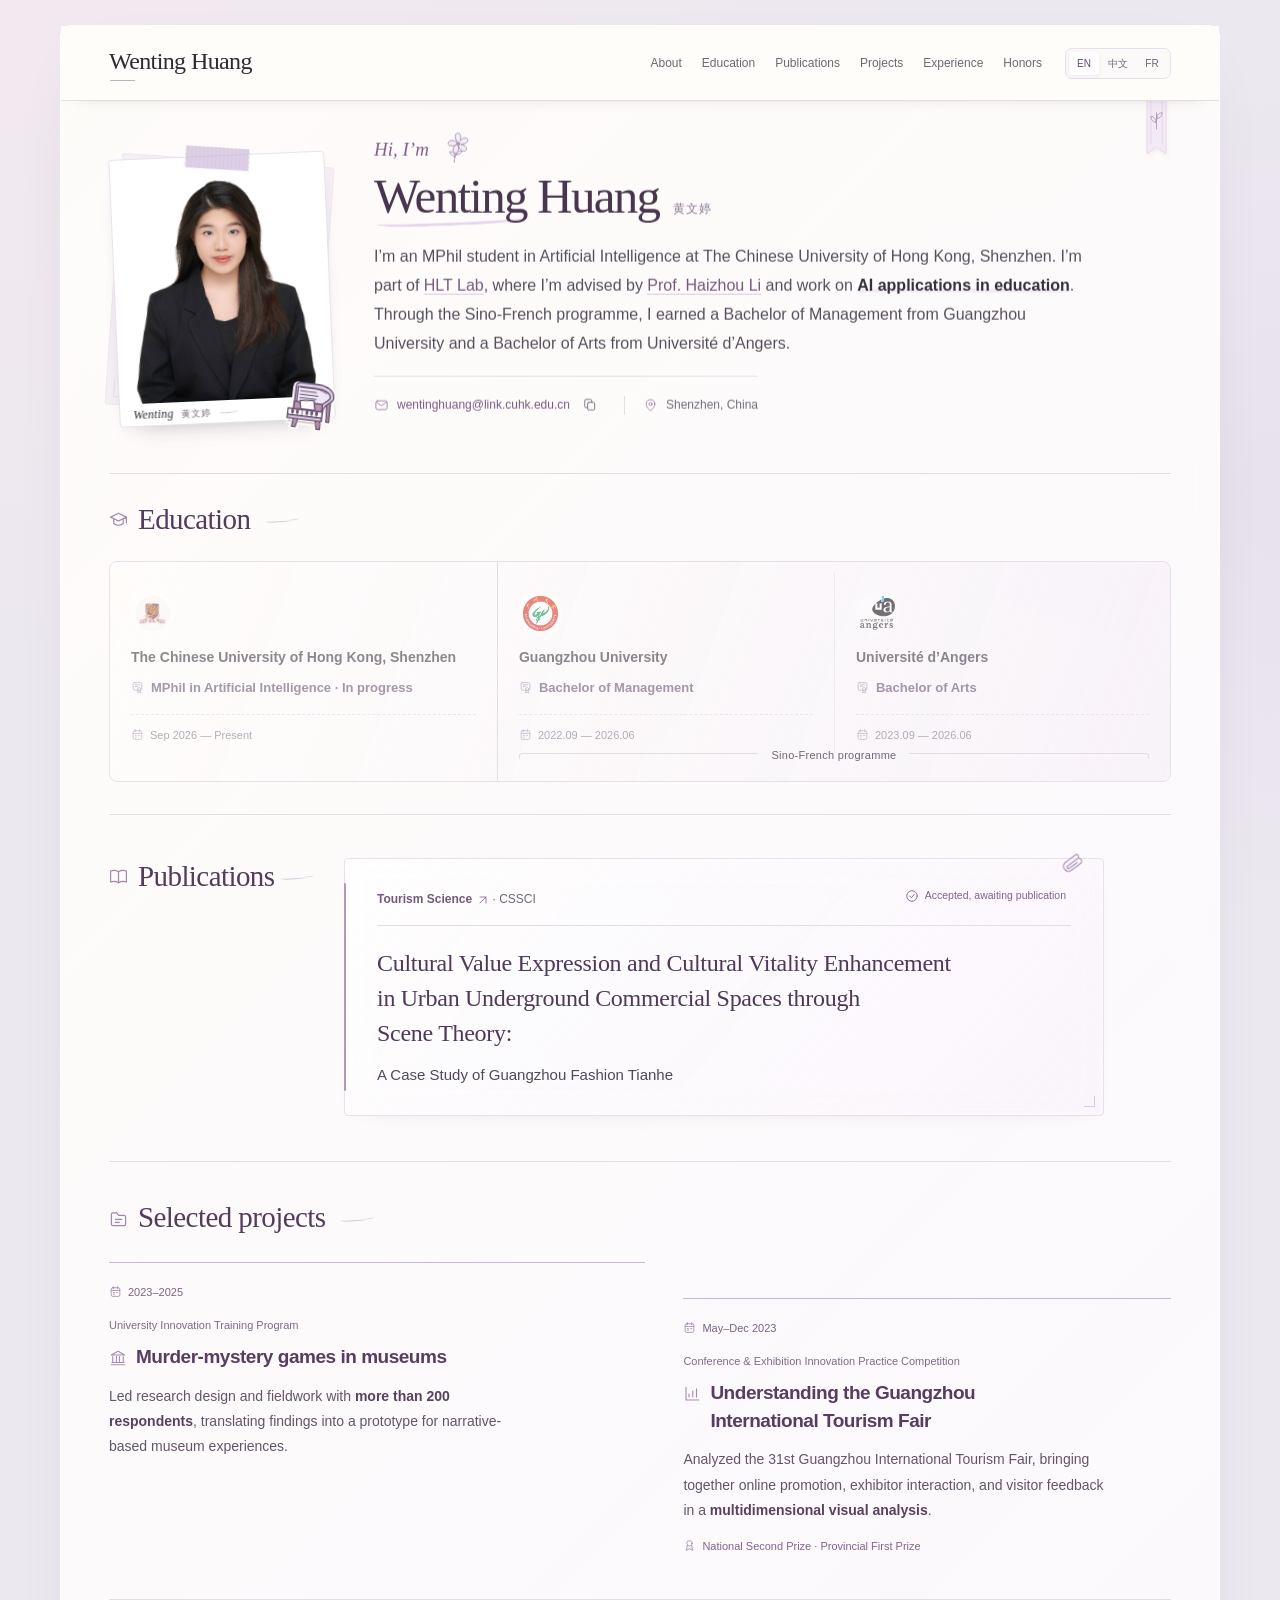
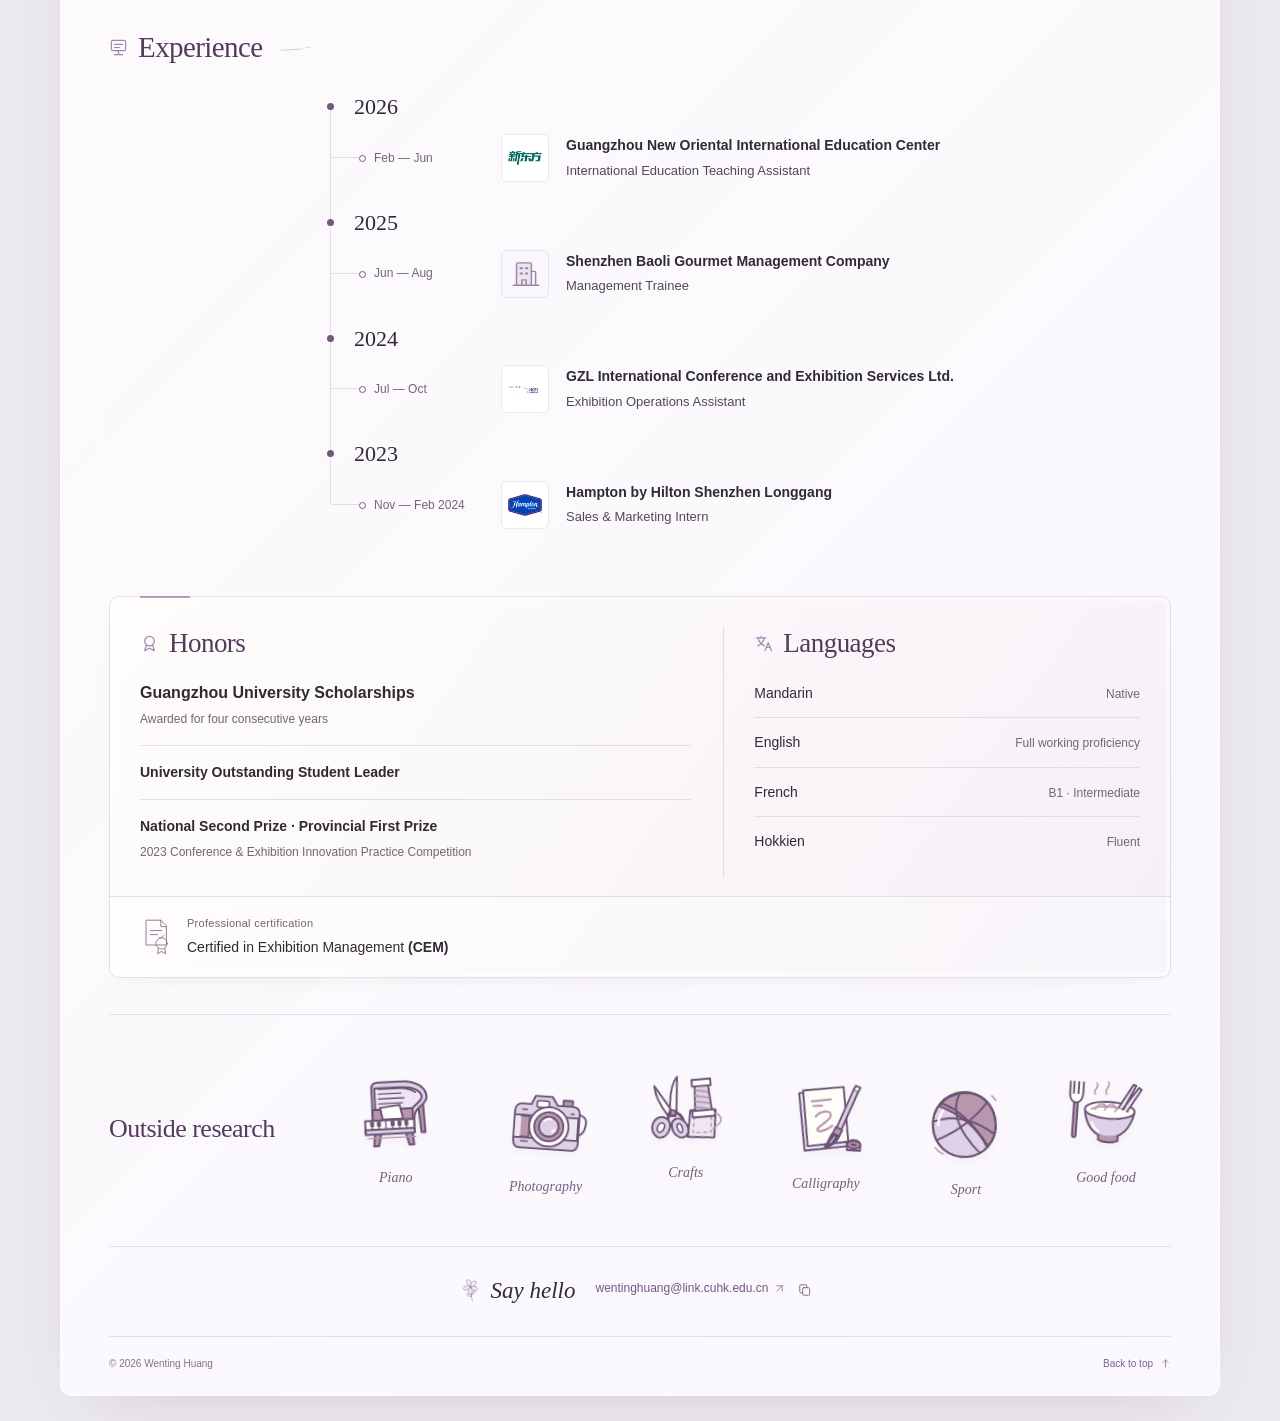
<file: cv.html>
<!doctype html>
<html lang="en">
<head>
  <meta charset="utf-8">
  <meta name="viewport" content="width=device-width, initial-scale=1">
  <meta name="robots" content="noindex, nofollow, noarchive">
  <meta name="referrer" content="no-referrer">
  <meta http-equiv="refresh" content="0; url=index.html#experience">
  <title>Wenting Huang | Experience</title>
</head>
<body>
  <p><a href="index.html#experience">View experience on Wenting Huang’s homepage · 查看黄文婷主页上的工作经历</a></p>
</body>
</html>
</file>
<file: styles.css>
@charset "UTF-8";
:root{--ink:#302a35;--text:#514957;--muted:#716675;--accent:#76577f;--line:#e5dde6;--paper:#fffdfa;--lavender:#eee6f2;--serif:Baskerville,'Iowan Old Style','Palatino Linotype',Palatino,Georgia,'Songti SC',serif;--sans:-apple-system,BlinkMacSystemFont,'Segoe UI','PingFang SC','Microsoft YaHei',sans-serif}
*{box-sizing:border-box}html{scroll-behavior:smooth;scroll-padding-top:30px}body{margin:0;color:var(--ink);background:#ece8ef;background-image:radial-gradient(ellipse at 4% 0,#f4e9efb0,transparent 52%),radial-gradient(ellipse at 100% 55%,#e3dbed88,transparent 60%);background-attachment:fixed;font:15px/1.75 var(--sans);-webkit-font-smoothing:antialiased}a{color:var(--accent);text-decoration:none;text-underline-offset:4px}a:hover{text-decoration:underline}button{font:inherit}a:focus-visible,button:focus-visible,summary:focus-visible{outline:2px solid var(--accent);outline-offset:5px}::selection{background:#e4d5eb;color:#3e2c48}html[lang=en] [lang=zh-Hans],html[lang=en] [lang=fr],html[lang=zh-Hans] [lang=en],html[lang=zh-Hans] [lang=fr],html[lang=fr] [lang=en],html[lang=fr] [lang=zh-Hans]{display:none}.skip-link{position:fixed;top:-100px;left:16px;padding:8px 14px;background:var(--ink);color:white;z-index:10}.skip-link:focus{top:10px}.icon{width:17px;height:17px;flex:none;vertical-align:-3px;pointer-events:none}
/* A warm reading surface, with glass used only as a light framing material. */
.shell{max-width:1160px;margin:25px auto;padding:0 48px;border:1px solid #ffffffc7;border-radius:12px;background:linear-gradient(135deg,#fffdfaeb,#fcf9ffe0);box-shadow:0 22px 65px -45px #68577366;backdrop-filter:blur(22px);-webkit-backdrop-filter:blur(22px)}
.topbar{display:flex;align-items:center;gap:23px;min-height:75px;border-bottom:1px solid var(--line)}.wordmark{display:flex;flex-direction:column;align-items:flex-start;gap:4px;color:var(--ink);font:20px/1.4 var(--serif);white-space:nowrap;letter-spacing:-.025em}.wordmark:hover{text-decoration:none}.brand-wordmark{display:block;flex:none;width:124px;height:30px;color:#755780}.brand-name{font:10px/1.2 var(--sans);letter-spacing:.06em;color:var(--muted);padding-left:3px}.navigation{display:flex;gap:20px;margin-left:auto}.navigation a{position:relative;display:block;font-size:12px;line-height:2.5;color:var(--muted)}.navigation a::after{content:"";height:1px;position:absolute;bottom:0;left:0;right:0;background:#a885af;transform:scaleX(0);transform-origin:left;transition:transform .2s ease}.navigation a:hover,.navigation a[aria-current=location]{color:#72537c;text-decoration:none}.navigation a:hover::after,.navigation a[aria-current=location]::after{transform:scaleX(1)}.language-switch{display:none;gap:2px;padding:3px;border:1px solid #e8ddea;border-radius:7px;background:#f2ebf545}.js .language-switch{display:flex}.language-switch button{border:0;background:none;color:#746779;font-size:10px;line-height:1.5;min-width:30px;padding:4px 7px;border-radius:4px;cursor:pointer}.language-switch button[aria-pressed=true]{background:white;color:#65476f;box-shadow:0 1px 4px #62446b14}
/* Name, current identity, and undergraduate context stay together in one compact spread. */
.profile-overview{display:grid;grid-template-columns:minmax(0,1fr) 205px;gap:48px;align-items:center;padding:31px 0 30px}.hero-copy{grid-column:1;grid-row:1;min-width:0}.name-row{display:flex;flex-wrap:wrap;align-items:baseline;gap:7px 18px;margin:0 0 10px}h1{font:400 53px/1.12 var(--serif);letter-spacing:-.035em;color:#432f49;margin:0}.alternate-name{font-size:13px;letter-spacing:.08em;color:#86748e}.research-focus{display:flex;align-items:center;gap:9px;font:italic 22px/1.45 var(--serif);color:#805b87;margin:0 0 17px}.research-focus>span{background:linear-gradient(transparent 88%,#e7d7ed99 88%,#e7d7ed99 97%,transparent 97%)}.focus-icon{width:18px;height:18px;stroke-width:1.3;color:#9c7da7}.intro{font-size:15px;line-height:1.8;color:var(--text);margin:0;max-width:65ch}.identity-line{display:block}.identity-summary strong{font-weight:600;color:#4b3a53}.identity-summary .affiliation{font-size:13px;margin-top:6px}.intro a,.undergraduate-intro a{color:#71547c;border-bottom:1px solid #d8c6df}.intro a:hover,.undergraduate-intro a:hover{border-color:#94719f;text-decoration:none}.undergraduate-intro{max-width:68ch;margin:14px 0 0;font-size:14px;line-height:1.75;color:#605466}.undergraduate-intro strong{font-weight:550;color:#514055}.portrait{grid-column:2;grid-row:1;position:relative;width:192px;margin:4px 7px 0 auto;transform:rotate(1.5deg);isolation:isolate}.portrait-frame{height:243px;overflow:hidden;background:white;border:7px solid #fff;border-bottom-width:19px;border-radius:2px;outline:1px solid #eae1ec;box-shadow:0 4px 9px #7160770a,0 15px 25px -18px #5a46596b;transition:transform .28s ease,box-shadow .28s ease}.portrait img{display:block;width:100%;height:100%;object-fit:cover;object-position:center 24%}.portrait::before{content:"";position:absolute;z-index:2;top:-10px;left:calc(50% - 33px);width:66px;height:23px;background:repeating-linear-gradient(90deg,#c9b3d7ad 0 3px,#c9b3d793 3px 4px);border-left:1px dashed #fff9;border-right:1px dashed #fff9;transform:rotate(-7deg);pointer-events:none}
.profile-contact{display:flex;align-items:center;flex-wrap:wrap;gap:10px 17px;margin-top:19px;font-size:11px}.contact-item{display:inline-flex;align-items:center;gap:6px;color:var(--muted)}a.contact-item{color:#765581}.contact-item .icon{width:14px;height:14px;color:#9b82a5}.cv-link{display:inline-flex;align-items:center;gap:7px;padding:6px 10px;background:#f5eef780;border:1px solid #e5d7ea;border-radius:6px;color:#73517e;font-size:11px;transition:background .2s,transform .2s,box-shadow .2s}.cv-link .icon{width:13px;height:13px}.cv-link .icon:last-child{width:11px;height:11px}.cv-link:hover{background:#ede2f3;text-decoration:none}
.section{margin:0}.section-heading{margin:0 0 22px}.section-heading h2{display:flex;align-items:center;gap:10px;font:400 29px/1.3 var(--serif);letter-spacing:-.02em;color:#543b5b;margin:0}.section-heading h2>.icon{width:19px;height:19px;stroke-width:1.3;color:#a088ad}.education-main{padding:25px 0 31px;border-top:1px solid var(--line)}
/* Shared baselines keep degrees comparable; asymmetry belongs to the larger sections. */
.education{display:grid;grid-template-columns:1.15fr 1fr 1fr;border:1px solid #e8dfeb;border-radius:8px;background:linear-gradient(110deg,#fffdfbf0,#f5eff89e);overflow:hidden}.school-row{display:flex;flex-direction:column;align-items:flex-start;min-width:0;padding:18px 21px}.school-row+.school-row{border-left:1px solid #e7dfea}.school-logo{display:flex;align-items:center;justify-content:center;width:43px;height:43px;padding:4px;margin-bottom:12px;background:transparent;transition:transform .2s}.school-logo img,.company-logo img{display:block;max-width:100%;max-height:100%;width:auto;height:auto;object-fit:contain}.school-details{min-width:0;width:100%;flex:1}.education h3{font-size:14px;line-height:1.6;font-weight:600;margin:0 0 8px}.education h3 a{color:#4c3b55}.education p{font-size:11px;line-height:1.7;color:#78697e;margin:4px 0 0}.education .degree{position:relative;padding-left:20px;font-size:13px;color:#5c4765}.detail-icon{width:12px;height:12px;vertical-align:-2px;color:#a188ac;margin-right:6px}.degree>.detail-icon{position:absolute;left:0;top:4px;margin:0}.date{font-size:11px;line-height:1.6;color:#796482;font-variant-numeric:tabular-nums}.date br{display:none}.education .date{margin:15px 0 0;padding-top:11px;border-top:1px dashed #e1d5e5;width:100%;font-size:11px;color:#7c6984}
.content-grid,.primary-column{display:block;min-width:0}.primary-column>.section{padding:31px 0 35px;border-top:1px solid var(--line)}#research,#experience{display:grid;grid-template-columns:205px minmax(0,1fr);gap:30px;align-items:start}
.publication{position:relative;padding:24px 28px 25px;border:1px solid #e9dfed;border-radius:4px;background:linear-gradient(130deg,#ffffffc9,#f7f0fa91);box-shadow:0 10px 22px -23px #75518077;backdrop-filter:blur(14px);-webkit-backdrop-filter:blur(14px);margin-top:12px}.publication::before{content:"";position:absolute;left:-1px;top:24px;bottom:24px;width:2px;background:#b497bd;border-radius:2px}.publication::after{content:"";position:absolute;right:8px;bottom:8px;width:10px;height:10px;border-bottom:1px solid #d8c9df;border-right:1px solid #d8c9df}.paperclip{position:absolute;width:24px;height:30px;right:17px;top:-10px;color:#b09abb;stroke-width:1.25;transform:rotate(8deg);filter:drop-shadow(0 1px 0 white)}.publication-top{margin-bottom:14px}.status{display:inline-flex;align-items:center;gap:6px;font-size:11px;color:#80648e}.status .icon{width:13px;height:13px}.publication h3{font:400 23px/1.5 var(--serif);letter-spacing:-.01em;color:#4f385a;margin:0 0 20px}.publication-bottom{font-size:12px;color:#746479}.publication-bottom p{margin:0}.journal-link{display:inline-flex;align-items:center;gap:5px}.journal-link .icon{width:11px;height:11px}
#projects{display:grid;grid-template-columns:1.1fr 1fr;gap:0 38px}.section#projects>.section-heading{grid-column:1/-1;margin-bottom:25px}.project{position:relative;min-width:0;padding:21px 0 0;border-top:1px solid #c9b5d4}.project+.project{margin-top:36px}.project .date{margin:0 0 14px}.project-type{font-size:11px!important;color:#7f6a88!important;line-height:1.7!important;margin:0 0 9px!important;max-width:43ch}.project h3{position:relative;padding-left:27px;font:550 19px/1.5 var(--sans);letter-spacing:-.025em;color:#563d61;margin:0 0 13px}.project-symbol{position:absolute;left:0;top:4px;width:19px;height:19px;stroke-width:1.3;color:#a78ab5}.project p,.description{font-size:14px;line-height:1.8;color:#635569;margin:0}.project strong{font-weight:600;color:#58405f}.award-note{display:block;font-size:11px;line-height:1.7;color:#80648e;margin-top:14px}.award-note>.detail-icon{width:13px;height:13px;vertical-align:-3px}.project details{margin-top:10px}.project summary{font-size:12px;color:var(--accent);cursor:pointer}.project ul{font-size:13px;color:var(--muted);padding-left:18px}
.experience{min-width:0;margin-top:5px}.experience-row{display:grid;grid-template-columns:67px minmax(0,1fr);gap:21px;padding:24px 0;border-top:1px dashed var(--line)}.experience-row:first-child{border:0;padding-top:0}.experience-row:last-child{padding-bottom:0}.experience-row:not(:has(.company-logo)){grid-template-columns:1fr}.company-logo{display:flex;align-items:center;justify-content:center;width:67px;height:58px;padding:9px;background:#fff;border:1px solid #ede5ef;border-radius:5px;transition:transform .2s}.experience-body{min-width:0}.experience .date{margin:0 0 9px}.experience h3{font-size:16px;line-height:1.6;font-weight:600;color:#543d5c;margin:0 0 5px}.organization{font-size:12px;line-height:1.7;color:#7e6b87;margin:0 0 12px}
.profile-sidebar{display:grid;grid-template-columns:minmax(0,1fr) 290px;gap:36px;padding:29px 0 30px;border-top:1px solid var(--line)}.two-col{display:grid;grid-template-columns:1fr 1fr;gap:31px}.language-panel h3,.interests h3,.contact h2{display:flex;align-items:center;gap:8px;font:500 14px/1.6 var(--sans);color:#73517e;margin:0 0 13px}.language-panel h3 .icon,.contact h2 .icon{width:16px;height:16px;color:#a088ad}.honors-list{list-style:none;margin:0;padding:0}.honors-list li{font-size:12px;line-height:1.75;margin-bottom:10px}.honors-list .detail{display:block;color:#7a6882;font-size:11px;margin-top:3px}.language-list{font-size:12px;margin:0}.language-list div{display:flex;justify-content:space-between;gap:9px;padding:3px 0}.language-list dd{font-size:11px;margin:0;color:#7a6882;text-align:right}.contact{padding-left:22px;border-left:1px solid var(--line)}.contact p{font-size:12px;margin:0 0 6px;color:#7a6882}.mail-link{display:inline-flex;align-items:center;gap:6px;font-size:12px;overflow-wrap:anywhere}.mail-link .icon{width:11px;height:11px}.interests{margin-top:23px}.interest-list{display:flex;flex-wrap:wrap;gap:14px;color:var(--muted);font-size:12px}footer{display:flex;justify-content:space-between;align-items:center;padding:18px 0 22px;border-top:1px solid var(--line);font-size:10px;color:#86718f}footer p{margin:0}footer a{display:inline-flex;align-items:center;gap:7px;color:#7c6188}footer .icon{width:11px;height:11px}
html[lang=zh-Hans] h1{font:500 41px/1.2 var(--serif);letter-spacing:.06em}html[lang=zh-Hans] .research-focus{font:500 20px/1.5 var(--sans)}html[lang=zh-Hans] .section-heading h2{font:500 25px/1.4 var(--serif);letter-spacing:.02em}html[lang=zh-Hans] .publication h3{font:500 18px/1.8 var(--sans)}html[lang=zh-Hans] .project h3{font-size:17px;line-height:1.7}
@media(max-width:1120px){.shell{margin:18px;padding:0 34px}.topbar{gap:18px}.navigation{gap:16px}.profile-overview{gap:34px}.wordmark{font-size:18px}h1{font-size:49px}.education{grid-template-columns:1.2fr 1fr 1fr}.school-row{padding:17px}.profile-sidebar{grid-template-columns:1fr;gap:24px}.contact{border-left:0;border-top:1px dashed var(--line);padding:19px 0 0;display:flex;justify-content:space-between;align-items:baseline}#research,#experience{grid-template-columns:190px minmax(0,1fr);gap:25px}.section-heading h2{font-size:27px}.project h3{font-size:18px}}
@media(max-width:900px){.shell{padding:0 27px}.brand-wordmark{width:115px;height:28px}.navigation{gap:12px}.navigation a{font-size:11px}.topbar{gap:14px}.wordmark{font-size:18px}.profile-overview{grid-template-columns:minmax(0,1fr) 175px;gap:27px}.portrait{width:165px}.portrait-frame{height:213px}h1{font-size:44px}.research-focus{font-size:21px}.intro{font-size:14px}.undergraduate-intro{font-size:13px}.school-row{padding:16px 14px}.education h3{font-size:13px}.education .degree{font-size:12px}#research,#experience{grid-template-columns:180px minmax(0,1fr);gap:22px}.section-heading h2{font-size:26px}.publication{padding:23px}.publication h3{font-size:21px}#projects{gap:0 29px}.experience-row{grid-template-columns:55px minmax(0,1fr);gap:17px}.company-logo{width:55px;height:51px;padding:7px}}
@media(max-width:760px){.shell{margin:10px;padding:0 23px;border-radius:9px}.topbar{flex-wrap:wrap;min-height:0;padding:17px 0 10px;gap:12px}.wordmark{font-size:20px}.brand-wordmark{width:120px;height:29px}.language-switch{order:2;margin-left:auto}.navigation{order:3;width:100%;justify-content:space-between;margin:0;gap:7px}.navigation a{font-size:11px}.profile-overview{display:block;position:relative;padding:27px 0}.portrait{position:absolute;right:5px;top:33px;width:93px;margin:0;transform:rotate(2deg)}.portrait-frame{height:124px;border-width:5px;border-bottom-width:12px}.portrait::before{width:43px;height:17px;left:calc(50% - 22px);top:-8px}.name-row{display:block;padding-right:113px;min-height:128px;margin-bottom:7px;padding-top:0}h1{font-size:42px;line-height:1.04;letter-spacing:-.045em}.alternate-name{display:block;font-size:12px;margin-top:10px}.research-focus{font-size:22px;line-height:1.5;margin-bottom:16px}.intro{font-size:14px;line-height:1.8;max-width:none}.identity-summary .affiliation{font-size:13px}.undergraduate-intro{font-size:14px;line-height:1.8;max-width:none;margin-top:14px}.profile-contact{gap:10px 14px;margin-top:18px;font-size:10px}.cv-link{font-size:10px;padding:5px 8px}.education-main{padding:24px 0 29px}.section-heading{margin-bottom:20px}.section-heading h2{font-size:28px}.education{display:block;border-radius:7px}.school-row,.school-row:first-child,.school-row:last-child{display:grid;grid-template-columns:44px minmax(0,1fr);gap:4px 15px;padding:18px}.school-row+.school-row{border-left:0;border-top:1px solid var(--line)}.school-logo{grid-column:1;grid-row:1/3;width:44px;height:44px;margin:0;padding:4px}.school-details{grid-column:2}.education h3{font-size:14px;margin-bottom:7px}.education .degree{font-size:13px}.education p{font-size:11px}.education .date{grid-column:2;margin:7px 0 0;border:0;padding:0;font-size:11px}.primary-column>.section{padding:27px 0 30px}#research,#experience{display:block}.publication{margin:0 0 0 5px;padding:23px}.publication h3{font-size:22px;line-height:1.55}.paperclip{width:22px;height:28px;right:14px}#projects{display:block}.section#projects>.section-heading{margin-bottom:23px}.project{padding:20px 0 0;margin-right:12px}.project+.project{margin:26px 0 0 12px}.project h3{font-size:19px}.project p,.description{font-size:14px}.experience{margin-top:0}.experience-row{grid-template-columns:58px minmax(0,1fr);gap:17px}.company-logo{width:58px;height:53px;padding:8px}.experience h3{font-size:15px}.profile-sidebar{padding:26px 0;gap:24px}.two-col{gap:25px}.contact{display:block;padding-top:20px}.contact h2{margin-bottom:10px}html[lang=zh-Hans] h1{font-size:35px}html[lang=zh-Hans] .name-row{padding-top:9px}html[lang=zh-Hans] .research-focus{font-size:19px}html[lang=zh-Hans] .section-heading h2{font-size:24px}html[lang=zh-Hans] .publication h3{font-size:17px}}
@media(max-width:420px){.shell{margin:7px;padding:0 19px}.name-row{padding-right:104px;min-height:125px}h1{font-size:38px}.portrait{width:85px;right:3px}.portrait-frame{height:117px}.research-focus{font-size:21px;gap:8px}.focus-icon{width:17px;height:17px}.profile-contact{gap:10px 11px}.school-row,.school-row:first-child,.school-row:last-child{padding:16px;gap:4px 11px}.two-col{grid-template-columns:1fr;gap:22px}.publication{padding:21px 20px}.publication h3{font-size:21px}.navigation a{font-size:10px}.identity-summary .affiliation{font-size:12px}html[lang=zh-Hans] .research-focus{font-size:18px}}
@media(max-width:350px){.shell{padding:0 14px}.wordmark{font-size:18px}.brand-wordmark{width:108px;height:26px}.topbar{gap:10px}.navigation{gap:4px}.navigation a{font-size:9px}.name-row{padding-right:92px;min-height:115px}h1{font-size:34px}.portrait{width:75px}.portrait-frame{height:103px}.research-focus{font-size:18px}.intro,.undergraduate-intro{font-size:13px}}
@media(hover:hover) and (pointer:fine){.portrait:hover .portrait-frame{transform:translateY(-3px) rotate(-.7deg);box-shadow:0 18px 28px -18px #6d4d746b}.school-logo:hover,.company-logo:hover,.cv-link:hover{transform:translateY(-2px)}}
@media(prefers-reduced-motion:reduce){html{scroll-behavior:auto}*{transition:none!important}.portrait:hover .portrait-frame,.school-logo:hover,.company-logo:hover,.cv-link:hover{transform:none}}
@supports not ((backdrop-filter:blur(1px)) or (-webkit-backdrop-filter:blur(1px))){.shell{background:#fffdfa}.publication{background:#fbf7fd}}
@media(prefers-reduced-transparency:reduce){.shell,.publication{background:#fffdfa;backdrop-filter:none;-webkit-backdrop-filter:none}}
@media print{body{background:white}.shell{margin:0;padding:0;max-width:none;border:0;background:white;box-shadow:none;backdrop-filter:none}.topbar,.skip-link,footer,.paperclip,.publication::after,.publication::before{display:none}.profile-overview{padding-top:0}.portrait{transform:none}.portrait-frame{box-shadow:none}.portrait::before{display:none}.education,.publication{background:none;box-shadow:none;backdrop-filter:none}.section,.project,.experience-row,.school-row{break-inside:avoid}#projects{display:block}.project+.project{margin:20px 0}}

/* One homepage: compact chronological roles and deliberate emphasis. */
.research-focus strong{font-weight:600}.identity-summary strong,.undergraduate-intro strong{font-weight:650}
.education .degree{font-weight:600}.education h3{font-weight:650}.project h3{font-weight:650}.publication h3{font-weight:600}
.honors-list li>span[lang]{font-weight:600}
.experience-row{padding:18px 0;grid-template-columns:60px minmax(0,1fr);gap:18px;align-items:center}
.experience-row:not(:has(.company-logo)){grid-template-columns:60px minmax(0,1fr)}
.experience-row.baoli .experience-body{grid-column:2}
.company-logo{width:60px;height:53px;padding:8px}
.experience-body{display:flex;flex-direction:column}.experience-body>.date{order:2;margin:7px 0 0;font-size:11px}.experience-body>div:not(.date){order:1}
.experience h3{font-size:15px;line-height:1.6;font-weight:650;margin:0 0 3px}.organization{font-size:12px;line-height:1.7;margin:0;color:#695775;font-weight:500}
@media(max-width:760px){.experience-row,.experience-row:not(:has(.company-logo)){grid-template-columns:52px minmax(0,1fr);gap:15px;padding:17px 0}.company-logo{width:52px;height:47px;padding:7px}.experience h3{font-size:14px}.organization{font-size:12px}.experience-body>.date{font-size:11px}}

/* A neutral office-building illustration where no verified company logo exists. */
.company-mark{color:#9c86a6;background:#faf7fc;border-color:#e9e1ed}.company-mark svg{display:block;width:35px;height:35px}.company-mark:hover{transform:none}
@media(max-width:760px){.company-mark svg{width:31px;height:31px}}

/* The introduction reads as one narrative, with academic facts emphasized in context. */
.about-bio{max-width:69ch;line-height:1.9;margin-top:17px;font-size:15px}.about-bio strong{font-weight:600;color:#4b3655}.about-bio a strong{color:inherit}
@media(max-width:760px){.about-bio{font-size:14px;line-height:1.9;margin-top:8px}}
@media(max-width:350px){.about-bio{font-size:13px}}

/* A small, conversational opening keeps the academic introduction personal. */
.hello-note{margin:0 0 6px;font:italic 19px/1.3 var(--serif);color:#805b87}
.hello-note [lang=zh-Hans]{font:400 13px/1.5 var(--sans);letter-spacing:.04em}
@media(max-width:760px){.hello-note{font-size:17px;margin-bottom:7px}.hello-note [lang=zh-Hans]{font-size:12px}.hero-copy:has(.hello-note) .name-row{min-height:103px}}
@media(max-width:350px){.hero-copy:has(.hello-note) .name-row{min-height:96px}}

/* Small illustrated objects make the personal corner feel collected, not catalogued. */
.primary-column>.personal-note{display:grid;grid-template-columns:185px minmax(0,1fr);gap:27px;align-items:center;padding:31px 0 36px}
.personal-note .section-heading{margin:0}.personal-note .section-heading h2{font-size:26px}
.hobby-shelf{display:grid;grid-template-columns:1.15fr repeat(5,minmax(0,1fr));align-items:start;gap:10px;min-width:0;padding-top:6px}
.hobby{--tilt:-3deg;min-width:0;margin:0;text-align:center}
.hobby-art{display:block;width:90px;max-width:100%;height:94px;overflow:visible;margin:0 auto 8px;transform:rotate(var(--tilt));transform-origin:50% 70%;filter:drop-shadow(0 5px 3px #76577f0b);transition:transform .25s ease}
.hobby-piano .hobby-art{width:102px}
.hobby-camera{--tilt:4deg;margin-top:9px}.hobby-crafts{--tilt:-5deg;margin-top:-5px}.hobby-calligraphy{--tilt:3deg;margin-top:6px}.hobby-sport{--tilt:-4deg;margin-top:12px}.hobby-food{--tilt:4deg;margin-top:0}
.hobby figcaption{color:#755f7e;font:italic 14px/1.5 var(--serif);white-space:nowrap}
html[lang=zh-Hans] .hobby figcaption{font:400 12px/1.5 var(--sans);letter-spacing:.05em}
@media(max-width:1120px){.primary-column>.personal-note{display:block;padding:28px 0 34px}.personal-note .section-heading{margin-bottom:17px}.hobby-shelf{grid-template-columns:repeat(6,minmax(0,1fr));gap:13px}}
@media(max-width:760px){.primary-column>.personal-note{padding:27px 0 32px}.personal-note .section-heading h2{font-size:26px}.hobby-shelf{grid-template-columns:repeat(3,minmax(0,1fr));gap:24px 14px}.hobby-art{width:88px;height:88px;margin-bottom:5px}.hobby-piano .hobby-art{width:96px}.hobby figcaption{font-size:14px}.hobby-calligraphy{margin-top:2px}.hobby-sport{margin-top:8px}.hobby-food{margin-top:0}html[lang=zh-Hans] .personal-note .section-heading h2{font-size:24px}}
@media(max-width:350px){.hobby-shelf{gap:22px 7px}.hobby-art{width:75px;height:78px}.hobby-piano .hobby-art{width:84px}.hobby figcaption{font-size:12px}}
@media(hover:hover) and (pointer:fine){.hobby:hover .hobby-art{transform:translateY(-4px) rotate(0deg)}}
@media(prefers-reduced-motion:reduce){.hobby-art{transition:none}.hobby:hover .hobby-art{transform:rotate(var(--tilt))}}
@media print{.hobby-art{filter:none}.personal-note{break-inside:avoid}}

/* Quiet details: formal identity and a unified credentials panel. */
.wordmark .brand-name{position:relative;font:400 24px/1.25 var(--serif);letter-spacing:-.025em;color:var(--ink);padding:0 0 5px}.wordmark .brand-name::after{content:"";position:absolute;bottom:0;left:1px;width:25px;height:1px;background:var(--accent);opacity:.45;transition:width .25s ease}.wordmark:hover .brand-name::after{width:55px}
.credentials-grid{--credential-tint:#f5f0f7;--credential-surface:#fffdfb;display:grid;grid-template-columns:minmax(0,1.4fr) minmax(0,1fr);gap:0;margin:32px 0 36px;padding:29px 30px 0;border:1px solid var(--line);border-radius:10px;background:linear-gradient(125deg,var(--credential-surface),var(--credential-tint));box-shadow:inset 0 0 0 4px #ffffff70,0 8px 24px -23px #53423666;position:relative}
.credentials-grid::before{content:"";position:absolute;top:-1px;left:30px;width:50px;height:2px;background:var(--accent);opacity:.5}
.credentials-grid .section-heading{margin-bottom:20px}.honors-main{padding-right:32px}.languages-main{border-left:1px solid var(--line);padding-left:30px}.credentials-grid .section-heading h2{font-size:27px}.honors-main .honors-list{display:grid;gap:0}.honors-main .honors-list li{font-size:14px;line-height:1.65;margin:0;padding:15px 0;border-top:1px solid var(--line);color:var(--ink)}.honors-main .honors-list li:first-child{border:0;padding-top:0}.honors-main .honors-list .detail{font-size:12px;line-height:1.65;color:var(--muted);margin-top:5px}.honors-main .honors-list li:first-child>span[lang]{font-size:16px;line-height:1.5}
.languages-main .language-list{font-size:14px}.languages-main .language-list div{align-items:baseline;padding:12px 0;gap:14px;border-bottom:1px solid var(--line)}.languages-main .language-list div:first-child{padding-top:0}.languages-main .language-list div:last-child{border:0}.languages-main .language-list dt{font-weight:500}.languages-main .language-list dd{font-size:12px;line-height:1.6;color:var(--muted)}
.certification{grid-column:1/-1;display:flex;align-items:center;gap:15px;margin:18px -30px 0;padding:18px 30px;border-top:1px solid var(--line);background:#ffffff50;border-radius:0 0 10px 10px}.certificate-symbol{width:32px;height:40px;flex:none;color:var(--accent);opacity:.8}.certification h3{font:500 11px/1.6 var(--sans);letter-spacing:.025em;color:var(--muted);margin:0 0 4px}.certification p{font-size:14px;line-height:1.6;margin:0;color:var(--ink)}.certification strong{font-weight:600}
.profile-sidebar{display:block}.profile-sidebar .contact{border:0;padding:0;display:flex;justify-content:space-between;align-items:center;gap:16px}
.section-heading h2::after{content:"";display:block;width:28px;height:1px;margin-left:5px;background:var(--line)}.credentials-grid .section-heading h2::after,.personal-note .section-heading h2::after{display:none}
.school-logo{border-radius:50%;background:#ffffff75}.publication{box-shadow:inset 0 0 0 3px #ffffff45,0 8px 22px -22px #53423660}.mail-link{padding-bottom:3px;border-bottom:1px solid var(--line)}
@media(max-width:900px){.wordmark .brand-name{font-size:21px}.credentials-grid{padding:25px 23px 0;grid-template-columns:minmax(0,1.25fr) minmax(0,1fr)}.honors-main{padding-right:23px}.languages-main{padding-left:23px}.certification{margin-left:-23px;margin-right:-23px;padding:17px 23px}}
@media(max-width:760px){.wordmark .brand-name{font-size:23px}.credentials-grid{grid-template-columns:1fr;margin:26px 0 28px;padding:23px 21px 0}.honors-main{padding-right:0}.languages-main{border-left:0;border-top:1px solid var(--line);padding:22px 0 0;margin-top:8px}.credentials-grid .section-heading h2{font-size:26px}.certification{margin:18px -21px 0;padding:17px 21px;gap:12px}.certification p{font-size:13px}.honors-main .honors-list li:first-child>span[lang]{font-size:15px}.profile-sidebar .contact{display:block}.profile-sidebar .contact .mail-link{margin-top:7px}}
@media(prefers-reduced-motion:reduce){.wordmark .brand-name::after{transition:none}}

/* French shares the same design, with space for longer navigation labels. */
html[lang=fr] .navigation{gap:15px}html[lang=fr] .hello-note{font-size:18px}html[lang=fr] .personal-note .section-heading h2{font-size:25px;max-width:12ch}html[lang=fr] .hobby figcaption{font-size:13px}html[lang=fr] .bookmark-tip{max-width:200px}
@media(max-width:1000px) and (min-width:761px){html[lang=fr] .topbar{flex-wrap:wrap;padding:15px 0 9px;gap:8px 18px}html[lang=fr] .language-switch{margin-left:auto}html[lang=fr] .navigation{order:3;width:100%;margin:0;justify-content:space-between}}
@media(max-width:760px){html[lang=fr] .navigation{display:grid;grid-template-columns:repeat(3,minmax(0,1fr));gap:1px 12px}html[lang=fr] .navigation a{width:fit-content;font-size:11px}html[lang=fr] .personal-note .section-heading h2{max-width:none}html[lang=fr] .hobby figcaption{font-size:12px}}
@media(max-width:680px){html[lang=fr] .profile-overview .hello-note{font-size:14px;gap:6px}html[lang=fr] .greeting-flower{width:19px;height:23px;flex:none}html[lang=fr] .profile-overview{grid-template-rows:34px minmax(125px,auto) auto auto}}
@media(max-width:350px){.wordmark .brand-name{font-size:20px}.language-switch button{min-width:27px;padding:4px 5px}html[lang=fr] .hobby figcaption{font-size:10px}html[lang=fr] .profile-overview .hello-note{font-size:13px;gap:4px}html[lang=fr] .greeting-flower{width:16px}}
</file>
<file: yellow.css>
@charset "UTF-8";

/* Milk-white paper, butter yellow, and a little apricot. Layout is shared with the default theme. */
html[data-theme="yellow"] {
  --ink: #4d423b;
  --text: #62564e;
  --muted: #78695f;
  --accent: #896246;
  --line: #eee4d2;
  --paper: #fffdf7;
  --lavender: #fff0c9;
  --hobby-ink: #907968;
  --hobby-paper: #fffef9;
  --hobby-fill: #f8e3ad;
  --hobby-light: #fff2d4;
  --hobby-accent: #e9c1a2;
  --placeholder-fill: #fff0c9;
}

html[data-theme="yellow"] body {
  background-color: #fff1cb;
  background-image: radial-gradient(ellipse at 4% 0, #fff9e7db, transparent 52%), radial-gradient(ellipse at 100% 55%, #f8dec866, transparent 60%);
}
html[data-theme="yellow"] ::selection { background: #ffe4b3; color: #4d423b; }
html[data-theme="yellow"] .shell {
  border-color: #ffffffeb;
  background: linear-gradient(135deg, #fffef9f7, #fffcf4f2);
  box-shadow: 0 22px 65px -45px #b7947833;
}

html[data-theme="yellow"] .brand-wordmark { color: #51433b; }
html[data-theme="yellow"] .navigation a::after { background: #ecc997; }
html[data-theme="yellow"] .navigation a:hover,
html[data-theme="yellow"] .navigation a[aria-current="location"] { color: #825f48; }
html[data-theme="yellow"] .language-switch { border-color: #f0e3cc; background: #fff0d080; }
html[data-theme="yellow"] .language-switch button { color: #78695f; }
html[data-theme="yellow"] .language-switch button[aria-pressed="true"] {
  color: #795b47;
  background: #fffef9;
  box-shadow: 0 1px 4px #b99c7912;
}

html[data-theme="yellow"] h1 { color: #51433b; }
html[data-theme="yellow"] .alternate-name { color: #7b6b60; }
html[data-theme="yellow"] .research-focus,
html[data-theme="yellow"] .hello-note { color: #8d6b50; }
html[data-theme="yellow"] .research-focus > span {
  background: linear-gradient(transparent 88%, #ffe2a999 88%, #ffe2a999 97%, transparent 97%);
}
html[data-theme="yellow"] .focus-icon { color: #bf9b70; }
html[data-theme="yellow"] .identity-summary strong,
html[data-theme="yellow"] .undergraduate-intro strong,
html[data-theme="yellow"] .about-bio strong { color: #58473c; }
html[data-theme="yellow"] .about-bio a strong { color: inherit; }
html[data-theme="yellow"] .intro a,
html[data-theme="yellow"] .undergraduate-intro a { color: #896246; border-color: #e9cfaa; }
html[data-theme="yellow"] .intro a:hover,
html[data-theme="yellow"] .undergraduate-intro a:hover { border-color: #d7ae82; }
html[data-theme="yellow"] .undergraduate-intro { color: #6b5a4e; }
html[data-theme="yellow"] .portrait-frame {
  background: #fffefa;
  border-color: #fffefa;
  outline-color: #f0e5d5;
  box-shadow: 0 4px 9px #b7988208, 0 15px 25px -18px #b9947440;
}
html[data-theme="yellow"] .portrait::before {
  background: repeating-linear-gradient(90deg, #ffdfa0c7 0 3px, #ffe9b5bf 3px 4px);
  border-left-color: #ffffffaa;
  border-right-color: #ffffffaa;
}
html[data-theme="yellow"] a.contact-item { color: #896246; }
html[data-theme="yellow"] .contact-item .icon { color: #b99b80; }
html[data-theme="yellow"] .cv-link { color: #825f48; background: #fff2d880; border-color: #eeddbf; }
html[data-theme="yellow"] .cv-link:hover { background: #ffedc3; }

html[data-theme="yellow"] .section-heading h2 { color: #5c493d; }
html[data-theme="yellow"] .section-heading h2 > .icon { color: #c0a183; }
html[data-theme="yellow"] .education { border-color: #eee4d2; background: linear-gradient(110deg, #fffefbf5, #fff4dd9e); }
html[data-theme="yellow"] .school-row + .school-row { border-color: #f0e7d8; }
html[data-theme="yellow"] .education h3 a { color: #58483d; }
html[data-theme="yellow"] .education p { color: #78695f; }
html[data-theme="yellow"] .education .degree { color: #685245; }
html[data-theme="yellow"] .detail-icon { color: #bba083; }
html[data-theme="yellow"] .date { color: #7b6b60; }
html[data-theme="yellow"] .education .date { color: #7b6b60; border-color: #eadfce; }

html[data-theme="yellow"] .publication {
  border-color: #eee1cb;
  background: linear-gradient(130deg, #fffefbf0, #fff0d080);
  box-shadow: 0 10px 22px -23px #c6a27a3d;
}
html[data-theme="yellow"] .publication::before { background: #efd09b; }
html[data-theme="yellow"] .publication::after { border-color: #eddbbb; }
html[data-theme="yellow"] .paperclip { color: #ceb18d; filter: drop-shadow(0 1px 0 #fffef8); }
html[data-theme="yellow"] .status { color: #856750; }
html[data-theme="yellow"] .publication h3 { color: #5b4739; }
html[data-theme="yellow"] .publication-bottom { color: #78695f; }
html[data-theme="yellow"] .project { border-color: #edd3ad; }
html[data-theme="yellow"] .project-type { color: #7b6b60 !important; }
html[data-theme="yellow"] .project h3 { color: #654d3d; }
html[data-theme="yellow"] .project-symbol { color: #c3a17c; }
html[data-theme="yellow"] .project p,
html[data-theme="yellow"] .description { color: #6b5a4e; }
html[data-theme="yellow"] .project strong { color: #654d3d; }
html[data-theme="yellow"] .award-note { color: #856750; }

html[data-theme="yellow"] .company-logo { background: #fffefb; border-color: #f0e5d6; }
html[data-theme="yellow"] .company-mark { color: #b6977b; background: #fffaef; border-color: #f1e5d0; }
html[data-theme="yellow"] .experience h3 { color: #624a3b; }
html[data-theme="yellow"] .organization { color: #725d4e; }
html[data-theme="yellow"] .language-panel h3,
html[data-theme="yellow"] .interests h3,
html[data-theme="yellow"] .contact h2 { color: #825f48; }
html[data-theme="yellow"] .language-panel h3 .icon,
html[data-theme="yellow"] .contact h2 .icon { color: #c0a183; }
html[data-theme="yellow"] .honors-list .detail,
html[data-theme="yellow"] .language-list dd,
html[data-theme="yellow"] .contact p { color: #78695f; }
html[data-theme="yellow"] footer { color: #7b6b60; }
html[data-theme="yellow"] footer a { color: #89694f; }
html[data-theme="yellow"] .hobby-art { filter: drop-shadow(0 5px 3px #ba97750b); }
html[data-theme="yellow"] .hobby figcaption { color: #7b6554; }
html[data-theme="yellow"] .hobby-camera,
html[data-theme="yellow"] .hobby-food {
  --hobby-fill: #f8dfca;
  --hobby-light: #fff1e5;
  --hobby-accent: #edc1a0;
}


@media (hover: hover) and (pointer: fine) {
  html[data-theme="yellow"] .portrait:hover .portrait-frame { box-shadow: 0 18px 28px -18px #bb967640; }
}
@supports not ((backdrop-filter: blur(1px)) or (-webkit-backdrop-filter: blur(1px))) {
  html[data-theme="yellow"] .shell { background: #fffdf7; }
  html[data-theme="yellow"] .publication { background: #fff8e9; }
}
@media (prefers-reduced-transparency: reduce) {
  html[data-theme="yellow"] body { background-image: none; }
  html[data-theme="yellow"] .shell,
  html[data-theme="yellow"] .education,
  html[data-theme="yellow"] .publication { background: #fffdf7; backdrop-filter: none; -webkit-backdrop-filter: none; }
}
@media print {
  html[data-theme="yellow"] body,
  html[data-theme="yellow"] .shell { background: white; }
  html[data-theme="yellow"] .shell,
  html[data-theme="yellow"] .publication,
  html[data-theme="yellow"] .portrait-frame,
  html[data-theme="yellow"] .portrait:hover .portrait-frame { box-shadow: none; }
  html[data-theme="yellow"] .education,
  html[data-theme="yellow"] .publication,
  html[data-theme="yellow"] .research-focus > span { background: none; }
  html[data-theme="yellow"] .hobby-art { filter: none; }
}

html[data-theme="yellow"] .credentials-grid{--credential-tint:#fff6e3;--credential-surface:#fffefa}
</file>
<file: hero.css>
@charset "UTF-8";

/* A personal introduction, with detail concentrated around the photograph. */
.profile-overview {
  display: grid;
  grid-template-columns: 226px minmax(0, 1fr);
  gap: 39px;
  align-items: start;
  padding: 35px 0 36px;
}
.profile-overview .hero-copy {
  grid-column: 2;
  grid-row: 1;
  padding-top: 1px;
}
.profile-overview .hello-note { margin: 0 0 6px; font-size: 19px; }
.profile-overview .hero-copy .name-row { min-height: 0; }
.profile-overview .name-row { margin: 0 0 11px; gap: 7px 14px; padding: 0; min-height: 0; }
.profile-overview h1 { font-size: 49px; letter-spacing: -.035em; line-height: 1.15; }
.profile-overview .alternate-name { font-size: 12px; }
.profile-overview .given-name { position: relative; display: inline-block; isolation: isolate; }
.profile-overview .given-name::after {
  content: "";
  position: absolute;
  z-index: -1;
  left: 2px;
  right: -3px;
  bottom: -1px;
  height: 9px;
  border-bottom: 3px solid var(--hobby-fill, #e4d5eb);
  border-radius: 0 0 52% 35%;
  transform: rotate(-2deg);
}
.profile-overview .about-bio { margin-top: 17px; font-size: 16px; line-height: 1.85; width: 100%; max-width: none; }
.profile-overview .profile-contact { margin-top: 18px; }

.portrait-scene { grid-column: 1; grid-row: 1; position: relative; width: 226px; padding: 9px 6px 20px; margin-top: 11px; isolation: isolate; }
.portrait-paper {
  position: absolute;
  inset: 13px 9px 25px 4px;
  z-index: -1;
  background: var(--hobby-light, #eee6f2);
  border: 1px solid var(--line);
  border-radius: 3px;
  transform: rotate(4deg);
  opacity: .64;
}
.profile-overview .portrait { position: relative; top: auto; right: auto; width: 214px; margin: 0; transform: rotate(-2.5deg); }
.profile-overview .portrait-frame { height: 266px; border-width: 8px; border-bottom-width: 22px; }
.profile-overview .portrait img { object-position: center 22%; }
.profile-overview .portrait::before { top: -9px; left: calc(50% - 31px); width: 62px; height: 22px; transform: rotate(6deg); }
.portrait-piano { position: absolute; z-index: 3; width: 66px; height: 66px; right: -8px; bottom: -1px; transform: rotate(7deg); filter: drop-shadow(0 2px 0 var(--paper)) drop-shadow(2px 0 0 var(--paper)) drop-shadow(-2px 0 0 var(--paper)); pointer-events: none; }
html[lang="zh-Hans"] .profile-overview h1 { font-size: 41px; letter-spacing: .04em; }
html[lang="zh-Hans"] .profile-overview .name-row { padding: 0; }

@media (max-width: 1120px) {
  .profile-overview { grid-template-columns: 214px minmax(0, 1fr); gap: 32px; }
  .portrait-scene { width: 214px; }
  .profile-overview .portrait { width: 202px; }
  .profile-overview .portrait-frame { height: 256px; }
  .profile-overview h1 { font-size: 45px; }
}
@media (max-width: 900px) {
  .profile-overview { grid-template-columns: 195px minmax(0, 1fr); gap: 28px; padding: 31px 0 32px; }
  .portrait-scene { width: 195px; margin-top: 18px; }
  .profile-overview .portrait { width: 183px; }
  .profile-overview .portrait-frame { height: 235px; }
  .profile-overview h1 { font-size: 41px; }
  .profile-overview .about-bio { font-size: 14px; line-height: 1.85; margin-top: 16px; }
  .portrait-piano { width: 59px; height: 59px; right: -7px; }
}
@media (max-width: 680px) {
  .profile-overview { display: grid; grid-template-columns: 130px minmax(0, 1fr); grid-template-rows: 28px minmax(125px,auto) auto auto; gap: 0 21px; padding: 25px 0 28px; }
  .profile-overview .hero-copy { display: contents; }
  .portrait-scene { grid-column: 1; grid-row: 1 / 3; align-self: start; width: 130px; padding: 7px 5px 17px; margin: 6px 0 10px; }
  .profile-overview .portrait { width: 120px; }
  .profile-overview .portrait-frame { height: 151px; border-width: 5px; border-bottom-width: 14px; }
  .profile-overview .portrait::before { width: 44px; height: 17px; left: calc(50% - 22px); top: -8px; }
  .portrait-paper { inset: 11px 7px 22px 4px; }
  .portrait-piano { width: 45px; height: 45px; right: -5px; bottom: 1px; }
  .profile-overview .hello-note { grid-column: 2; grid-row: 1; align-self: end; margin: 0; font-size: 17px; }
  .profile-overview .name-row { display: block; grid-column: 2; grid-row: 2; align-self: start; min-height: 0; padding: 8px 0 0; margin: 0; }
  .profile-overview h1 { font-size: 36px; line-height: 1.14; letter-spacing: -.04em; }
  .profile-overview .alternate-name { display: block; font-size: 11px; margin-top: 11px; }
  .profile-overview .about-bio { grid-column: 1 / -1; grid-row: 3; margin: 13px 0 0; font-size: 14px; line-height: 1.85; }
  .profile-overview .profile-contact { grid-column: 1 / -1; grid-row: 4; margin-top: 16px; gap: 10px 12px; }
  html[lang="zh-Hans"] .profile-overview h1 { font-size: 32px; letter-spacing: .035em; }
  html[lang="zh-Hans"] .profile-overview .name-row { padding: 9px 0 0; }
}
@media (max-width: 350px) {
  .profile-overview { grid-template-columns: 112px minmax(0,1fr); gap: 0 17px; grid-template-rows: 26px minmax(112px,auto) auto auto; }
  .portrait-scene { width: 112px; }
  .profile-overview .portrait { width: 102px; }
  .profile-overview .portrait-frame { height: 132px; }
  .portrait-piano { width: 39px; height: 39px; }
  .profile-overview h1 { font-size: 31px; }
  .profile-overview .about-bio { font-size: 13px; }
  html[lang="zh-Hans"] .profile-overview h1 { font-size: 28px; }
}
@media print {
  .profile-overview .portrait { transform: none; }
  .portrait-paper, .portrait-piano { display: none; }
}
</file>
<file: timeline.css>
@charset "UTF-8";

/* Year nodes contain indented month entries; only the timeline is centered. */
#experience { display: block; }
#experience > .section-heading { margin-bottom: 27px; text-align: left; }
#experience > .section-heading h2 { justify-content: flex-start; }
.experience-timeline {
  width: max-content;
  max-width: 100%;
  margin: 0 auto;
  padding: 0;
  list-style: none;
}
.timeline-year-group { position: relative; padding: 0 0 24px 28px; }
.timeline-year-group:last-child { padding-bottom: 0; }
.timeline-year-group::before {
  content: "";
  position: absolute;
  left: 4px;
  top: 12px;
  bottom: -12px;
  border-left: 1px solid var(--line);
}
.timeline-year-group:last-child::before { height: 51.6px; bottom: auto; }
#experience .timeline-year-label {
  position: relative;
  margin: 0;
  color: var(--ink);
  font: 500 22px/1.3 var(--serif);
  font-variant-numeric: tabular-nums;
}
.timeline-year-label::before {
  content: "";
  position: absolute;
  left: -27px;
  top: 10px;
  width: 7px;
  height: 7px;
  background: var(--accent);
  border-radius: 50%;
}
.timeline-month-list { margin: 9px 0 0 20px; padding: 0; list-style: none; }
.timeline-entry {
  position: relative;
  display: grid;
  grid-template-columns: 110px minmax(0, 1fr);
  column-gap: 17px;
  align-items: center;
  min-height: 54px;
}
.timeline-entry::before {
  content: "";
  position: absolute;
  left: -43px;
  top: 26px;
  width: 30px;
  border-top: 1px solid var(--line);
}
.timeline-entry::after {
  content: "";
  position: absolute;
  left: -15px;
  top: 24px;
  width: 5px;
  height: 5px;
  border: 1px solid var(--accent);
  border-radius: 50%;
  background: var(--paper);
}
.timeline-month-date { margin: 0; color: var(--muted); font-size: 12px; line-height: 1.7; font-variant-numeric: tabular-nums; }
.timeline-month-date time { white-space: nowrap; }
.timeline-content { display: grid; grid-template-columns: 48px minmax(0, 1fr); gap: 17px; align-items: center; min-height: 54px; }
#experience .company-logo { width: 48px; height: 48px; padding: 6px; }
.timeline-details { min-width: 0; }
#experience .timeline-company { margin: 0 0 3px; color: var(--ink); font-size: 14px; line-height: 1.6; font-weight: 600; }
.timeline-role { margin: 0; color: var(--text); font-size: 13px; line-height: 1.7; }
@media (max-width: 760px) {
  .timeline-year-group { padding-left: 20px; padding-bottom: 23px; }
  #experience .timeline-year-label { font-size: 21px; }
  .timeline-year-label::before { left: -19px; }
  .timeline-month-list { margin-left: 12px; margin-top: 9px; }
  .timeline-entry { grid-template-columns: 72px minmax(0, 1fr); gap: 12px; align-items: start; min-height: 40px; }
  .timeline-entry::before { left: -27px; width: 18px; top: 18px; }
  .timeline-entry::after { left: -11px; top: 16px; }
  .timeline-month-date { padding-top: 10px; font-size: 11px; line-height: 1.7; }
  .timeline-content { grid-template-columns: 36px minmax(0, 1fr); gap: 9px; align-items: start; min-height: 40px; }
  #experience .company-logo { width: 36px; height: 38px; padding: 4px; }
  #experience .company-mark svg { width: 27px; height: 27px; }
  #experience .timeline-company { font-size: 13px; line-height: 1.55; }
  .timeline-role { font-size: 12px; line-height: 1.65; }
  .timeline-year-group:last-child::before { height: 42.3px; bottom: auto; }
}
@media (max-width: 420px) {
  .timeline-content { grid-template-columns: 32px minmax(0, 1fr); gap: 7px; }
  #experience .company-logo { width: 32px; height: 34px; padding: 3px; }
  .timeline-entry { grid-template-columns: 64px minmax(0, 1fr); column-gap: 10px; }
  .timeline-month-date { font-size: 10.5px; }
}
@media print { .timeline-year-group { break-inside: avoid; } }
</file>
<file: details.css>
/* Small hand-drawn accents, leaving the academic text unchanged. */
:root { --detail-wash: #f2eaf5; --detail-pencil: #a38baf; }
html[data-theme="yellow"] { --detail-wash: #fff0c6; --detail-pencil: #b49772; }
.profile-overview .hello-note { display:flex; align-items:center; gap:11px; }
.greeting-flower { width:29px; height:32px; margin-top:-9px; margin-bottom:-5px; color:var(--detail-pencil); transform:rotate(10deg); transform-origin:50% 90%; }
.flower-petals { fill:var(--detail-wash); }
.flower-center { fill:var(--hobby-accent, #b897ad); stroke:none; }
/* Two small corners catch the light like a mounted photograph. */
.portrait-frame { position:relative; }
.portrait-frame::after { content:""; position:absolute; inset:0; pointer-events:none; background:linear-gradient(135deg,#ffffff9c 0 12px,transparent 12px) top left / 22px 22px no-repeat,linear-gradient(315deg,#ffffffb3 0 10px,transparent 10px) bottom right / 20px 20px no-repeat; }
.portrait-paper::after { content:""; position:absolute; left:7px; bottom:7px; width:21px; height:17px; border-left:1px solid var(--detail-pencil); border-bottom:1px solid var(--detail-pencil); opacity:.28; }
/* A short, curved ink rule echoes the underline beneath her name. */
.section-heading h2::after { height:4px; width:34px; background:none; border-bottom:1px solid var(--detail-pencil); border-radius:0 0 60% 35%; transform:rotate(-4deg); opacity:.45; }
.about-bio a { background-image:linear-gradient(var(--detail-wash),var(--detail-wash)); background-position:0 100%; background-repeat:no-repeat; background-size:0 35%; transition:background-size .25s ease; }
.about-bio a:hover,.about-bio a:focus-visible { background-size:100% 35%; }
.hobby { position:relative; isolation:isolate; }
.hobby::before { content:""; position:absolute; z-index:-1; width:72px; height:67px; left:50%; top:15px; border-radius:47% 53% 62% 38% / 44% 40% 60% 56%; background:var(--detail-wash); opacity:0; transform:translateX(-50%) rotate(-9deg) scale(.85); transition:opacity .3s ease,transform .3s ease; }
.hobby figcaption { position:relative; width:fit-content; margin:0 auto; }
.hobby figcaption::after { content:""; position:absolute; bottom:-5px; left:14%; width:72%; height:4px; border-bottom:1px solid var(--detail-pencil); border-radius:50%; opacity:0; transform:scaleX(.45) rotate(-4deg); transition:opacity .3s ease,transform .3s ease; }
.piano-notes { opacity:0; }
.camera-lens { transform-origin:50px 54px; }
@media(hover:hover) and (pointer:fine) {
  .hello-note:hover .greeting-flower { animation:flower-nod .8s ease both; }
  .hobby:hover::before { opacity:.6; transform:translateX(-50%) rotate(-9deg) scale(1); }
  .hobby:hover figcaption::after { opacity:.6; transform:scaleX(1) rotate(-4deg); }
  .hobby-piano:hover .piano-notes { animation:notes-rise 1.2s ease both; }
  .hobby-camera:hover .camera-lens { animation:lens-focus .7s ease both; }
  .hobby-calligraphy:hover .ink-stroke,.hobby-crafts:hover .craft-thread { animation:ink-draw 1s ease both; }
  .hobby-food:hover .food-steam { animation:steam-rise 1.2s ease both; }
  .hobby-sport:hover .hobby-art { animation:ball-hop .65s ease both; }
}
@keyframes flower-nod { 0%,100%{transform:rotate(10deg)} 40%{transform:rotate(-7deg)} 75%{transform:rotate(14deg)} }
@keyframes notes-rise { 0%{opacity:0;transform:translateY(4px)} 30%,75%{opacity:.8} 100%{opacity:0;transform:translateY(-8px)} }
@keyframes lens-focus { 0%,100%{transform:scale(1)} 50%{transform:scale(.83)} }
@keyframes ink-draw { from{stroke-dasharray:1;stroke-dashoffset:1} to{stroke-dasharray:1;stroke-dashoffset:0} }
@keyframes steam-rise { 0%{opacity:.2;transform:translateY(3px)} 65%{opacity:1;transform:translateY(-3px)} 100%{opacity:1;transform:translateY(0)} }
@keyframes ball-hop { 0%,100%{transform:rotate(var(--tilt))} 45%{transform:translateY(-8px) rotate(5deg)} 75%{transform:translateY(0) rotate(-2deg)} }
@media(max-width:680px) { .greeting-flower{width:24px;height:27px;margin-top:-5px}.profile-overview .hello-note{gap:8px}.hobby::before{width:65px;height:62px} }
@media(prefers-reduced-motion:reduce) { .greeting-flower,.hobby-art,.hobby-art *{animation:none!important}.hobby::before,.hobby figcaption::after,.about-bio a{transition:none} }
@media print { .greeting-flower,.portrait-frame::after,.portrait-paper::after,.hobby::before,.hobby figcaption::after,.piano-notes{display:none}.about-bio a{background:none} }

/* The first page: a narrow woven bookmark and a small photograph caption. */
.profile-overview{position:relative}
.hero-bookmark{position:absolute;right:4px;top:-1px;width:21px;height:57px;filter:drop-shadow(1px 3px 2px #715e4010);pointer-events:none}
.portrait-caption{position:absolute;left:14px;bottom:4px;display:flex;align-items:baseline;gap:10px;pointer-events:none;color:#756657;font:italic 12px/1 var(--serif);transition:transform .28s ease}
.portrait-caption-zh{font:400 8px/1.2 var(--sans);letter-spacing:.13em;color:#9b8b7b}
.profile-overview .profile-contact{gap:12px 19px;width:fit-content;max-width:100%;padding-top:13px;border-top:1px solid var(--line);font-size:12px}
.profile-overview .contact-item{gap:8px;line-height:1.6}
.profile-overview .contact-item .icon{width:15px;height:15px}
.profile-overview .location{padding-left:18px;border-left:1px solid var(--line)}
@media(hover:hover) and (pointer:fine){.portrait:hover .portrait-caption{transform:translateY(-3px) rotate(-.7deg)}}
@media(max-width:900px){.profile-overview .profile-contact{font-size:11px;gap:10px 15px}.profile-overview .location{padding-left:14px}}
@media(max-width:680px){.hero-bookmark{width:14px;height:38px;right:0}.profile-overview .portrait-frame{height:158px;border-bottom-width:21px}.portrait-caption{font-size:10px;left:10px;bottom:4px;gap:6px}.portrait-caption-zh{font-size:7px;letter-spacing:.04em}.profile-overview .profile-contact{font-size:10.5px;width:100%;gap:10px 16px;padding-top:12px}.profile-overview .location{border-left:0;padding-left:0}.profile-overview .contact-item{gap:6px}.profile-overview .contact-item .icon{width:13px;height:13px}}
@media(max-width:350px){.profile-overview .portrait-frame{height:139px}.portrait-caption{font-size:9px;gap:4px;left:8px}.portrait-caption-zh{font-size:6px}}
@media(prefers-reduced-motion:reduce){.portrait-caption{transition:none}.portrait:hover .portrait-caption{transform:none}}
@media print{.hero-bookmark{display:none}.portrait-caption{display:none}.profile-overview .profile-contact{border:0;padding-top:0}}

/* Useful little gestures: bookmark, copy control, and a flower at the end. */
.visually-hidden{position:absolute;width:1px;height:1px;margin:-1px;padding:0;overflow:hidden;clip-path:inset(50%);white-space:nowrap;border:0}
.bookmark-link{position:absolute;right:-7px;top:-1px;width:44px;height:62px;z-index:2;display:flex;justify-content:center;align-items:flex-start}
.bookmark-link .hero-bookmark{position:static;flex:none;transition:transform .22s ease}
.bookmark-tip{position:absolute;right:35px;top:13px;width:max-content;max-width:170px;padding:4px 9px;border:1px solid var(--line);border-radius:4px;background:var(--paper);color:var(--muted);font:11px/1.5 var(--sans);opacity:0;pointer-events:none;transform:translateX(4px);transition:opacity .2s,transform .2s}
.bookmark-link:hover .hero-bookmark,.bookmark-link:focus-visible .hero-bookmark{transform:translateY(3px)}
.bookmark-link:hover .bookmark-tip,.bookmark-link:focus-visible .bookmark-tip{opacity:1;transform:none}
.email-action{position:relative;display:flex;align-items:center;gap:5px;min-width:0;max-width:100%}
.copy-email{display:none;align-items:center;justify-content:center;flex:none;width:30px;height:30px;border:1px solid transparent;border-radius:5px;background:transparent;color:var(--muted);padding:6px;cursor:pointer;transition:background .2s,border-color .2s}
.js .copy-email{display:inline-flex}.copy-email .icon{width:14px;height:14px;pointer-events:none}.copy-email:hover,.copy-email:focus-visible{background:var(--detail-wash);border-color:var(--line)}.copy-email .copy-check{display:none}.copy-email[data-copied="true"] .copy-icon{display:none}.copy-email[data-copied="true"] .copy-check{display:block}
.copy-feedback{position:absolute;top:100%;right:0;z-index:3;font:11px/1.5 var(--sans);color:var(--accent);background:var(--paper);border-radius:3px;white-space:nowrap}.copy-feedback:not(:empty){padding:3px 7px;border:1px solid var(--line)}
.profile-overview .portrait,.portrait-paper{transition:transform .32s cubic-bezier(.22,1,.36,1)}
footer{position:relative}.footer-flower{width:24px;height:29px;flex:none;color:var(--detail-pencil);transform:rotate(-12deg);margin:0 15px}
@media(hover:hover) and (pointer:fine){.portrait-scene:hover .portrait{transform:rotate(0) translateY(-2px)}.portrait-scene:hover .portrait-paper{transform:rotate(7deg) translateX(4px)}.portrait-scene:hover .portrait-frame,.portrait-scene:hover .portrait-caption{transform:none}}
@media(max-width:680px){.bookmark-link{right:-13px;height:44px}.bookmark-tip{top:6px}.profile-overview .profile-contact{gap:7px 16px}.profile-sidebar .email-action{margin-top:7px}.profile-sidebar .contact .email-action .mail-link{margin-top:0}.footer-flower{width:20px;height:25px;margin:0 8px}}
@media(pointer:coarse){.copy-email{width:44px;height:44px;padding:13px}}
@media(prefers-reduced-motion:reduce){.bookmark-link .hero-bookmark,.bookmark-tip,.profile-overview .portrait,.portrait-paper,.copy-email{transition:none}.bookmark-link:hover .hero-bookmark,.bookmark-link:focus-visible .hero-bookmark{transform:none}.portrait-scene:hover .portrait{transform:rotate(-2.5deg)}.portrait-scene:hover .portrait-paper{transform:rotate(4deg)}}
@media print{.bookmark-link,.copy-email,.copy-feedback,.footer-flower{display:none!important}}
</file>
<file: reading.css>
/* Language-sensitive typography keeps the same editorial hierarchy. */
.about-bio,.publication h3,.project p,.timeline-role{overflow-wrap:break-word;orphans:3;widows:3}
html[lang=en] .about-bio{line-height:1.85}
html[lang=fr] .about-bio,html[lang=fr] .project p,html[lang=fr] .timeline-role{line-height:1.9;hyphens:auto}
html[lang=fr] .publication h3{hyphens:auto;line-height:1.5}
html[lang=zh-Hans] .about-bio,html[lang=zh-Hans] .project p{line-height:1.95;line-break:strict;word-break:normal}
.section-heading h2,.school-details h3,.timeline-company{text-wrap:balance}
/* Respond to reading focus without adding badges or extra text. */
.timeline-year-label,.timeline-year-label::before,.timeline-entry::after,.timeline-month-date{transition:color .2s,background-color .2s,box-shadow .2s}
.timeline-content{border-radius:5px;transition:background-color .2s,box-shadow .2s}
.timeline-year-group:focus-within .timeline-year-label{color:var(--accent)!important}
.timeline-year-group:focus-within .timeline-year-label::before{box-shadow:0 0 0 4px var(--detail-wash)}
.timeline-year-group:focus-within .timeline-entry::after{background:var(--accent)}
.timeline-year-group:focus-within .timeline-content{background:color-mix(in srgb,var(--detail-wash) 45%,transparent);box-shadow:0 0 0 7px color-mix(in srgb,var(--detail-wash) 45%,transparent)}
@media(hover:hover) and (pointer:fine){.timeline-year-group:hover .timeline-year-label{color:var(--accent)!important}.timeline-year-group:hover .timeline-year-label::before{box-shadow:0 0 0 4px var(--detail-wash)}.timeline-year-group:hover .timeline-entry::after{background:var(--accent)}.timeline-year-group:hover .timeline-month-date{color:var(--ink)}.timeline-year-group:hover .timeline-content{background:color-mix(in srgb,var(--detail-wash) 45%,transparent);box-shadow:0 0 0 7px color-mix(in srgb,var(--detail-wash) 45%,transparent)}}
.reading-return{display:flex;align-items:center;gap:6px;max-width:100%;margin-top:14px;padding:5px 0;border:0;background:none;color:var(--accent);font:11px/1.5 var(--sans);text-align:left;cursor:pointer;text-underline-offset:4px}.reading-return[hidden]{display:none}.reading-return:hover{text-decoration:underline}.reading-return .icon{width:13px;height:13px;flex:none}
.portrait-open{display:block;cursor:zoom-in;border-radius:2px}.portrait-open:focus-visible{outline:2px solid var(--accent);outline-offset:6px}.portrait-open:hover{text-decoration:none}
.portrait-dialog{width:min(580px,calc(100vw - 32px));max-height:calc(100dvh - 32px);padding:18px;border:1px solid var(--line);border-radius:12px;background:var(--paper);color:var(--ink);box-shadow:0 24px 90px #31271938;overflow:auto;overscroll-behavior:contain}
.portrait-dialog::backdrop{background:#372f2859;backdrop-filter:blur(5px)}
.portrait-dialog>img{display:block;width:100%;height:min(68dvh,540px);object-fit:contain;background:white;border-radius:3px}
.portrait-dialog h2{font:400 24px/1.5 var(--serif);margin:13px 0 0}.portrait-dialog h2 span{font:12px/1.6 var(--sans);color:var(--muted);margin-left:9px}
.portrait-close{position:absolute;right:24px;top:24px;width:44px;height:44px;display:flex;align-items:center;justify-content:center;border:1px solid var(--line);border-radius:50%;background:var(--paper);color:var(--ink);cursor:pointer;box-shadow:0 2px 9px #46332610}.portrait-close:hover{background:var(--detail-wash)}
body.portrait-is-open{overflow:hidden}
@media(max-width:680px){html[lang=fr] .profile-overview .about-bio{line-height:1.85}html[lang=zh-Hans] .profile-overview .about-bio{line-height:1.95}.portrait-dialog{padding:12px}.portrait-close{right:18px;top:18px}.portrait-dialog h2{font-size:22px}.reading-return{font-size:12px}}
@media(prefers-reduced-motion:reduce){.timeline-year-label,.timeline-year-label::before,.timeline-entry::after,.timeline-month-date,.timeline-content{transition:none}}

.proper-name,html[lang=fr] .about-bio strong,html[lang=fr] .about-bio a{hyphens:none}
</file>
<file: polish.css>
/* Reading hierarchy: a single warm accent in the introduction. */
.profile-overview .about-bio strong{font-weight:500;color:inherit}
.profile-overview .about-bio .bio-focus{font-weight:650;color:var(--ink);background:linear-gradient(transparent 73%,var(--detail-wash) 73%,var(--detail-wash) 94%,transparent 94%);box-decoration-break:clone;-webkit-box-decoration-break:clone}
/* The two undergraduate degrees belong to one programme. */
.education{grid-template-columns:1.15fr 2fr}
.undergraduate-pair{display:grid;grid-template-columns:repeat(2,minmax(0,1fr));min-width:0;border-left:1px solid var(--line)}
.undergraduate-pair>.school-row{padding-bottom:12px}
.education .programme-connection{grid-column:1/-1;display:flex;align-items:center;justify-content:center;gap:10px;margin:0 21px 17px;font-size:11px;line-height:1.6;text-align:center;letter-spacing:.025em;color:var(--muted)}
.programme-connection::before,.programme-connection::after{content:"";flex:1;min-width:12px;height:5px;border-top:1px solid var(--line)}
.programme-connection::before{border-left:1px solid var(--line);border-radius:3px 0 0 0}.programme-connection::after{border-right:1px solid var(--line);border-radius:0 3px 0 0}
.education>.school-row>.date{margin-top:auto}
.education>.school-row>.school-details{padding-bottom:12px}
/* Long titles read as a main idea followed by the case study. */
#research .publication{width:100%;max-width:760px;box-sizing:border-box;margin-top:0;padding:28px 32px}
#research .publication h3{max-width:48ch;font-weight:400;font-size:24px;line-height:1.45;letter-spacing:-.012em;margin:0 0 23px;text-wrap:pretty}
.publication-subtitle{display:block;margin-top:12px;font:400 15px/1.65 var(--sans);letter-spacing:0;color:var(--text)}
#research .publication-top{margin-bottom:20px;padding-right:12px}
#research .publication-bottom{padding-top:13px;border-top:1px solid var(--line);font-size:12px;letter-spacing:.01em}
#research .journal-link{font-weight:600}
html[lang=zh-Hans] #research .publication h3{font:500 19px/1.85 var(--sans);max-width:32em}
html[lang=zh-Hans] .publication-subtitle{font-size:14px;line-height:1.8}
/* Section spacing follows the amount and kind of content. */
.education-main{padding:27px 0 32px}
.primary-column>#research{padding:43px 0 45px}
.primary-column>#projects{padding:37px 0 43px}
.primary-column>#experience{padding:29px 0 32px}
.primary-column>.personal-note{padding-top:44px;padding-bottom:46px}
/* Consistent optical sizes for interface icons; illustrations and logos retain their artwork. */
svg.icon:not(.paperclip){stroke-width:1.5;stroke-linecap:round;stroke-linejoin:round;flex-shrink:0}
.section-heading h2>.icon{width:19px;height:19px;align-self:center}
.detail-icon,.award-note>.detail-icon{width:13px;height:13px;vertical-align:-2px}
.degree>.detail-icon{top:.3em}
.project-symbol{width:18px;height:18px;top:.28em}
.status{align-items:flex-start;line-height:1.6}.status>.icon{width:14px;height:14px;margin-top:2px}
.journal-link>.icon{width:12px;height:12px}
@media(max-width:900px){#research .publication{padding:25px}#research .publication h3{font-size:22px}.education .programme-connection{margin-inline:14px;gap:7px;font-size:10px}}
@media(max-width:760px){
 .education{display:block}.undergraduate-pair{display:grid;grid-template-columns:minmax(0,1fr);border-left:0;border-top:1px solid var(--line);position:relative}
 .undergraduate-pair>.school-row{margin-left:10px;padding-bottom:16px;border-left:0}
 .undergraduate-pair>.school-row+.school-row{border-top:0}
 .undergraduate-pair::before{content:"";position:absolute;left:13px;top:22px;bottom:48px;width:5px;border:1px solid var(--line);border-right:0;border-radius:3px 0 0 3px}
 .education .programme-connection{justify-content:flex-start;gap:9px;text-align:left;font-size:11px;margin:1px 18px 18px 27px;letter-spacing:0}
 .programme-connection::before{display:none}.programme-connection::after{height:0;border-right:0;border-radius:0}
 .education>.school-row>.date{margin-top:7px}.education>.school-row>.school-details{padding-bottom:0}
 .primary-column>#research{padding:33px 0 36px}.primary-column>#projects{padding:30px 0 34px}.primary-column>#experience{padding:27px 0 30px}.primary-column>.personal-note{padding:35px 0 39px}
 #research .publication{margin:0;padding:24px}#research .publication h3{font-size:22px;line-height:1.5}.publication-subtitle{font-size:14px;line-height:1.7}
}
@media(max-width:420px){#research .publication{padding:22px 18px}#research .publication h3{font-size:21px}.education .programme-connection{font-size:10px;margin-left:25px}.undergraduate-pair::before{left:11px}.undergraduate-pair>.school-row{margin-left:8px}}

/* A quiet caption, a moving reading tab, and shared education baselines. */
@media screen {
 .portrait-caption{left:13px;right:27px;bottom:3px;gap:8px;color:var(--ink);font:italic 12px/1.35 var(--serif);letter-spacing:.015em}
 .portrait-caption::after{content:"";width:19px;height:3px;border-bottom:1px solid var(--detail-pencil);border-radius:50%;opacity:.55;margin-left:1px;align-self:center;transform:rotate(-4deg)}
 .portrait-caption-zh{font:400 9px/1.35 var(--serif);letter-spacing:.08em;color:var(--muted)}
 .navigation{position:relative;isolation:isolate}
 .navigation a::after{display:none}
 .navigation a{z-index:1;transition:color .2s}
 .navigation a[aria-current=location]{color:var(--ink)}
 .navigation a:hover{text-decoration:underline;text-decoration-thickness:1px;text-underline-offset:5px}
 .navigation .nav-reading-tab{position:absolute;pointer-events:none;left:0;top:0;width:var(--tab-width,0px);height:var(--tab-height,0px);transform:translate(var(--tab-x,0px),var(--tab-y,0px));border-radius:2px 2px 0 0;background:var(--detail-wash);clip-path:polygon(0 0,100% 0,100% 100%,50% calc(100% - 4px),0 100%);opacity:0;transition:transform .25s ease,width .25s ease,height .25s ease,opacity .15s}
 .navigation[data-tab-ready] .nav-reading-tab{opacity:.85}
 .navigation:not([data-tab-ready]) a[aria-current=location]{text-decoration:underline;text-underline-offset:5px}
}
@media screen and (min-width:761px){
 @supports(grid-template-rows:subgrid){
  .education{grid-template-rows:auto auto auto auto auto;column-gap:0;row-gap:0}
  .education>.school-row{grid-column:1;grid-row:1/5}
  .education .school-row{display:grid;grid-template-columns:minmax(0,1fr);grid-template-rows:subgrid;align-items:start;padding-top:20px;padding-bottom:10px}
  .education .school-details{display:contents}
  .education .school-logo{grid-row:1;margin:0 0 12px}
  .education h3{grid-row:2;margin:0 0 9px}
  .education .degree{grid-row:3;margin:0;align-self:start}
  .education .school-row>.date{grid-row:4;margin:15px 0 0;padding-top:11px;align-self:start}
  .education .undergraduate-pair{grid-column:2;grid-row:1/6;grid-template-rows:subgrid}
  .undergraduate-pair>.school-row{grid-row:1/5}
  .undergraduate-pair>.school-row:first-child{grid-column:1}
  .undergraduate-pair>.school-row:nth-child(2){grid-column:2}
  .education .programme-connection{grid-row:5;margin:3px 21px 16px;gap:13px}
 }
 .profile-overview .portrait-scene{align-self:end;margin-bottom:0;padding-bottom:15px}
}
@media screen and (max-width:680px){.portrait-caption{left:9px;right:15px;bottom:3px;gap:6px;font-size:10px}.portrait-caption-zh{font-size:7px}.portrait-caption::after{width:12px;margin-left:0}}
@media screen and (max-width:350px){.portrait-caption{font-size:9px;gap:4px;left:8px}.portrait-caption-zh{font-size:6px}.portrait-caption::after{width:9px}}
@media(prefers-reduced-motion:reduce){.navigation .nav-reading-tab,.navigation a{transition:none}}

/* Keep the chapter bookmark visible while reading, with room above anchor targets. */
@media screen{
 html{scroll-padding-top:calc(var(--header-height,75px) + 18px)}
 .shell{--header-gutter:48px}
 .topbar{position:sticky;top:0;z-index:20;margin-inline:calc(-1 * var(--header-gutter));padding-inline:var(--header-gutter);background:color-mix(in srgb,var(--paper) 94%,transparent);backdrop-filter:blur(14px);-webkit-backdrop-filter:blur(14px);box-shadow:0 9px 17px -17px #58473c66}
 .skip-link{z-index:30}
}
@media screen and (max-width:1120px){.shell{--header-gutter:34px}}
@media screen and (max-width:900px){.shell{--header-gutter:27px}}
@media screen and (max-width:760px){html{--header-height:110px}.shell{--header-gutter:23px}.topbar{padding-top:11px;padding-bottom:9px;gap:7px 12px}}
@media screen and (max-width:420px){.shell{--header-gutter:19px}}
@media screen and (max-width:350px){.shell{--header-gutter:14px}}
@media screen and (prefers-reduced-transparency:reduce){.topbar{background:var(--paper);backdrop-filter:none;-webkit-backdrop-filter:none}}
@media screen{html .shell>.topbar{padding-inline:var(--header-gutter)}}

/* A smaller reading header, a clear publication masthead, and a warm sign-off. */
@media screen{
 html .shell>.topbar.is-compact{min-height:56px;padding-top:6px;padding-bottom:6px;gap:5px 18px}
 .topbar.is-compact .wordmark .brand-name{font-size:19px;line-height:1.3}
 #research .publication-top{display:flex;flex-wrap:wrap;justify-content:space-between;align-items:baseline;gap:9px 20px;margin-bottom:20px;padding:0 5px 14px 0;border-bottom:1px solid var(--line)}
 .publication-journal{margin:0;font:12px/1.6 var(--sans);color:var(--muted)}
 .publication-top .status{font-size:10.5px;line-height:1.6}
 #research .publication h3{margin-bottom:0}
 .journal-link{position:relative;padding-bottom:2px}
 .journal-link::after{content:"";position:absolute;left:0;right:16px;bottom:0;height:1px;background:currentColor;transform:scaleX(0);transform-origin:left;transition:transform .22s ease}
 .journal-link:hover,.journal-link:focus-visible{text-decoration:none}
 .journal-link:hover::after,.journal-link:focus-visible::after{transform:scaleX(1)}
 .portrait-dialog{width:min(590px,calc(100vw - 32px));padding:46px 24px 25px;border-radius:4px;background:#fffefa;box-shadow:0 22px 80px #3127193b}
 .portrait-dialog>img{height:min(62dvh,510px);border-radius:1px;outline:1px solid #65554410;outline-offset:5px}
 .portrait-dialog h2{margin-top:20px;padding-top:13px;border-top:1px solid var(--line);font:italic 23px/1.4 var(--serif)}
 .portrait-dialog h2 span{font:400 11px/1.4 var(--serif);letter-spacing:.12em}
 .portrait-close{top:4px;right:6px;width:40px;height:40px;background:none;border:0;border-radius:4px;box-shadow:none;color:var(--muted)}
 .portrait-close .icon{width:17px;height:17px}
 .portrait-close:hover{color:var(--ink);background:var(--detail-wash)}
 .profile-sidebar{display:block;padding:27px 0 29px}
 .profile-sidebar .contact{display:flex;justify-content:center;align-items:center;flex-wrap:wrap;gap:8px 20px;padding:0;border:0;text-align:center}
 .profile-sidebar .contact h2{display:flex;align-items:center;gap:10px;margin:0;font:italic 23px/1.45 var(--serif);color:var(--ink)}
 .contact .footer-flower{width:21px;height:28px;margin:0;transform:rotate(-10deg)}
 .profile-sidebar .contact .email-action{margin:0;max-width:100%}
 .profile-sidebar .contact .mail-link{margin:0;font-size:12px;border-bottom-color:transparent;overflow-wrap:anywhere}
 .profile-sidebar .contact .mail-link:hover{border-bottom-color:var(--line);text-decoration:none}
}
@media screen and (max-width:760px){
 html .shell>.topbar.is-compact{min-height:0;gap:3px 12px;padding-top:6px;padding-bottom:5px}
 .topbar.is-compact .wordmark .brand-name{font-size:19px}
 .profile-sidebar{padding:23px 0 25px}.profile-sidebar .contact{gap:8px 13px}
 .profile-sidebar .contact h2{font-size:22px}
 .portrait-dialog{padding:43px 17px 20px}.portrait-dialog h2{font-size:22px}
 #research .publication-top{gap:9px 14px}.publication-top .status{font-size:10.5px}
}
@media screen and (max-width:420px){.profile-sidebar .contact{flex-direction:column;gap:7px}.profile-sidebar .contact .mail-link{font-size:11px}}
@media(prefers-reduced-motion:reduce){.journal-link::after{transition:none}}
</file>
<file: languages.css>
/* Screen typography is tuned per language; the academic print layout stays independent. */
@media screen {
  .about-bio,.project p,.honors-list li,.timeline-role{text-wrap:pretty}
  .school-details h3,.project h3,.timeline-company{word-break:normal;overflow-wrap:break-word}
  .section-heading h2>span{min-width:0}
  .section-heading h2::after{flex-shrink:0}

  /* English: compact editorial titles, with comfortable prose leading. */
  html[lang=en] .profile-overview .about-bio{max-width:80ch;line-height:1.82;letter-spacing:0}
  html[lang=en] .project p{max-width:55ch;line-height:1.8}
  html[lang=en] #research .publication h3{max-width:49ch;line-height:1.45}
  html[lang=en] .project h3{line-height:1.45;text-wrap:balance}
  html[lang=en] .school-details h3{line-height:1.5;text-wrap:pretty}

  /* French: longer phrases get more width, less tracking and deliberate breaks. */
  html[lang=fr] .profile-overview .about-bio{max-width:84ch;line-height:1.86;letter-spacing:0;hyphens:none}
  html[lang=fr] .project p{max-width:59ch;line-height:1.85;hyphens:auto;hyphenate-limit-chars:7 3 3}
  html[lang=fr] .section-heading h2{line-height:1.35;letter-spacing:-.015em}
  html[lang=fr] .school-details h3{line-height:1.55;text-wrap:pretty;hyphens:none}
  html[lang=fr] .education .degree{line-height:1.7}
  html[lang=fr] #research .publication h3{font-size:23px;max-width:55ch;line-height:1.52;hyphens:none}
  html[lang=fr] .publication-subtitle{max-width:57ch;line-height:1.7;hyphens:none}
  html[lang=fr] .project h3{font-size:18px;line-height:1.55;letter-spacing:-.01em;hyphens:none;text-wrap:pretty}
  html[lang=fr] #experience .timeline-company{line-height:1.6;text-wrap:pretty}
  html[lang=fr] .timeline-role{line-height:1.75;hyphens:none}
  html[lang=fr] .languages-main .language-list div{display:grid;grid-template-columns:minmax(68px,.8fr) minmax(0,1.5fr);gap:12px}
  html[lang=fr] .languages-main .language-list dd{text-wrap:pretty}
  html[lang=fr] .hobby figcaption{white-space:normal;line-height:1.5;text-wrap:balance}
  html[lang=fr] .personal-note .section-heading h2{max-width:none}

  /* Chinese: airy character spacing and strict punctuation, without Latin tracking. */
  html[lang=zh-Hans] .profile-overview .about-bio{max-width:46em;line-height:1.95;letter-spacing:.015em;line-break:strict;word-break:normal}
  html[lang=zh-Hans] .section-heading h2{letter-spacing:.035em;line-height:1.4}
  html[lang=zh-Hans] .school-details h3{line-height:1.65;letter-spacing:.01em;text-wrap:pretty}
  html[lang=zh-Hans] .project h3{font-size:18px;line-height:1.7;letter-spacing:.01em;line-break:strict;text-wrap:pretty}
  html[lang=zh-Hans] .project p{max-width:32em;line-height:1.95;letter-spacing:.015em;line-break:strict}
  html[lang=zh-Hans] #research .publication h3{max-width:30em;line-height:1.85;letter-spacing:.025em;line-break:strict;word-break:normal}
  html[lang=zh-Hans] .publication-subtitle{line-height:1.85;letter-spacing:.015em;margin-top:9px}
  html[lang=zh-Hans] .timeline-role,html[lang=zh-Hans] .honors-list li{line-height:1.8;letter-spacing:.01em}
  html[lang=zh-Hans] .education-main .section-heading{margin-bottom:18px}
  html[lang=zh-Hans] .primary-column>#research{padding-top:35px;padding-bottom:37px}
  html[lang=zh-Hans] .primary-column>#projects{padding-top:32px;padding-bottom:35px}
}
@media screen and (min-width:1121px){
  html[lang=fr] .primary-column>.personal-note{grid-template-columns:220px minmax(0,1fr)}
}
@media screen and (max-width:900px){
  html[lang=fr] #research .publication h3{font-size:22px}
}
@media screen and (max-width:760px){
  html[lang=fr] .section-heading{margin-bottom:22px}
  html[lang=fr] #research .publication h3{font-size:22px;line-height:1.52}
  html[lang=fr] .project h3{font-size:18px;line-height:1.55}
  html[lang=fr] .hobby figcaption{font-size:12px}
  html[lang=zh-Hans] .primary-column>#research{padding:29px 0 32px}
  html[lang=zh-Hans] .primary-column>#projects{padding:28px 0 31px}
  html[lang=zh-Hans] .project h3{font-size:17px}
  html[lang=zh-Hans] #research .publication h3{font-size:18px;line-height:1.85;letter-spacing:.015em}
  html[lang=zh-Hans] .publication-subtitle{font-size:13px}
}
@media screen and (max-width:680px){
  html[lang=en] .profile-overview .about-bio{line-height:1.82}
  html[lang=fr] .profile-overview .about-bio{line-height:1.86}
  html[lang=zh-Hans] .profile-overview .about-bio{line-height:1.95;letter-spacing:.01em}
}
/* Long Latin company names need the full nested timeline width on phones. */
@media screen and (max-width:600px){
  html[lang=fr] .timeline-entry{grid-template-columns:minmax(0,1fr);row-gap:7px}
  html[lang=fr] .timeline-month-date{padding-top:0;line-height:1.6}
  html[lang=fr] .timeline-entry::before{top:9px}
  html[lang=fr] .timeline-entry::after{top:7px}
  html[lang=fr] .timeline-year-group:last-child::before{height:33px}
  html[lang=fr] .timeline-content{gap:10px}
}
@media screen and (max-width:420px){
  html[lang=en] .timeline-entry{grid-template-columns:minmax(0,1fr);row-gap:7px}
  html[lang=en] .timeline-month-date{padding-top:0;line-height:1.6}
  html[lang=en] .timeline-entry::before{top:9px}
  html[lang=en] .timeline-entry::after{top:7px}
  html[lang=en] .timeline-year-group:last-child::before{height:33px}
  html[lang=fr] #research .publication h3{font-size:21px}
  html[lang=fr] .publication-subtitle{font-size:13px}
}
</file>
<file: print.css>
/* A compact academic reading copy, independent of screen width and theme. */
@page{size:A4;margin:16mm 17mm}
html,body{background:white!important;color:#252525!important;font:10pt/1.5 Georgia,serif!important;scroll-behavior:auto!important}
html{--line:#d3d3d3;--ink:#252525;--text:#333;--muted:#555;--accent:#333;--paper:#fff}
body.portrait-is-open{overflow:visible}
.shell{max-width:none!important;margin:0!important;padding:0!important;background:white!important;border:0!important;border-radius:0!important;box-shadow:none!important;backdrop-filter:none!important}
.topbar,.skip-link,footer,.bookmark-link,.greeting-flower,.portrait-paper,.portrait-piano,.portrait-caption,.copy-email,.copy-feedback,.reading-return,.portrait-dialog,.paperclip,.hobby-art,.section-heading h2::after,.portrait-frame::after{display:none!important}
a{color:inherit!important;text-decoration:none!important;border:0!important;background:none!important}
.profile-overview{display:grid!important;grid-template-columns:31mm minmax(0,1fr)!important;gap:7mm!important;padding:0 0 6mm!important;break-inside:avoid}
.profile-overview .portrait-scene{grid-column:1!important;grid-row:1!important;width:31mm!important;padding:0!important;margin:0!important}
.profile-overview .portrait{width:31mm!important;transform:none!important;margin:0!important}
.profile-overview .portrait-frame{height:39mm!important;border:0!important;outline:0!important;box-shadow:none!important}
.profile-overview .hero-copy{display:block!important;grid-column:2!important;grid-row:1!important;padding:0!important}
.profile-overview .hello-note{display:none!important}.profile-overview .name-row{display:flex!important;margin:0 0 2mm!important;padding:0!important;min-height:0!important}.profile-overview h1{font-size:25pt!important;line-height:1.15!important}.given-name::after{display:none!important}.alternate-name{font-size:9pt!important;margin:0!important}
.profile-overview .about-bio{font-size:10pt!important;line-height:1.55!important;margin:2mm 0 0!important}.profile-overview .profile-contact{margin-top:3mm!important;padding:0!important;border:0!important;font-size:8pt!important;gap:3mm!important}.email-action{display:block!important}.location{border:0!important;padding:0!important}
.section-heading{margin:0 0 3mm!important;break-after:avoid}.section-heading h2{font-size:16pt!important;line-height:1.3!important;color:#252525!important}.section-heading h2>.icon{color:#666!important;width:13px!important;height:13px!important}h2,h3,h4{break-after:avoid}p{orphans:3;widows:3}
.education-main,.primary-column>.section{padding:5mm 0!important;border-top:1px solid #ccc!important;break-inside:auto!important}
.education{display:grid!important;grid-template-columns:1.2fr 1fr 1fr!important;background:none!important;border:0!important;border-radius:0!important;overflow:visible!important;break-inside:avoid}.school-row{display:flex!important;padding:0 4mm!important}.school-row:first-child{padding-left:0!important}.school-row+.school-row{border-top:0!important;border-left:1px solid #ddd!important}.school-logo{width:8mm!important;height:8mm!important;margin-bottom:2mm!important;background:none!important}.education h3{font-size:9pt!important;line-height:1.4!important}.education .degree{font-size:9pt!important}.education p,.education .date{font-size:8pt!important}.education .date{margin-top:2mm!important;padding-top:2mm!important}
#research,#experience,#projects{display:block!important}.publication{background:none!important;margin:0!important;padding:0!important;border:0!important;box-shadow:none!important;break-inside:avoid}.publication::before,.publication::after{display:none!important}.publication h3{font-size:12pt!important;line-height:1.5!important}.publication p,.publication-bottom{font-size:9pt!important}
.project,.project+.project{margin:0 0 4mm!important;padding:0!important;border:0!important;break-inside:avoid}.project h3{font-size:11pt!important;margin-bottom:2mm!important}.project p{font-size:10pt!important;line-height:1.5!important}.project .date,.project-type,.award-note{font-size:8pt!important;margin:1mm 0!important}
.experience-timeline{width:100%!important;max-width:none!important}.timeline-year-group{break-inside:avoid;padding-bottom:4mm!important}.timeline-year-label{font-size:13pt!important}.timeline-entry{grid-template-columns:27mm minmax(0,1fr)!important;gap:4mm!important}.timeline-content{grid-template-columns:9mm minmax(0,1fr)!important;gap:3mm!important;background:none!important;box-shadow:none!important}#experience .company-logo{width:9mm!important;height:9mm!important;padding:1mm!important}#experience .timeline-company{font-size:10pt!important}.timeline-role,.timeline-month-date{font-size:9pt!important}.timeline-month-list{margin-top:2mm!important}
.credentials-grid{display:grid!important;grid-template-columns:1.3fr 1fr!important;background:none!important;box-shadow:none!important;border:1px solid #ddd!important;margin:5mm 0!important;padding:4mm 4mm 0!important;break-inside:avoid}.credentials-grid::before{display:none!important}.honors-main{padding-right:5mm!important}.languages-main{margin:0!important;padding:0 0 0 5mm!important;border-top:0!important;border-left:1px solid #ddd!important}.honors-list li,.honors-list li:first-child>span[lang],.language-list{font-size:9pt!important}.honors-list .detail,.language-list dd{font-size:8pt!important}.honors-list li{padding:2mm 0!important}.language-list div{padding:2mm 0!important}.certification{margin:3mm -4mm 0!important;padding:3mm 4mm!important;background:none!important}.certification p{font-size:9pt!important}.certificate-symbol{width:6mm!important;height:8mm!important}
.personal-note{display:block!important;break-inside:avoid!important}.hobby-shelf{display:flex!important;flex-wrap:wrap!important;gap:3mm 5mm!important;padding:0!important}.hobby{margin:0!important}.hobby::before,.hobby figcaption::after{display:none!important}.hobby figcaption{font:9pt/1.5 Georgia,serif!important;white-space:normal!important}.personal-note .section-heading h2{max-width:none!important}
.profile-sidebar{padding:3mm 0!important;break-inside:avoid}.contact{display:flex!important;justify-content:space-between!important;align-items:center!important;padding:0!important;border:0!important}.contact h2{font-size:10pt!important}.contact p,.mail-link{font-size:8pt!important}
*{animation:none!important;transition:none!important}

.portrait::before{display:none!important}.degree,.project h3,.project p,.timeline-role,.timeline-month-date,.publication h3,.contact-item,.education p,.education .date{color:#333!important}

/* Keep the shared undergraduate grouping in the academic print layout. */
.education{grid-template-columns:1.2fr 2fr!important}.undergraduate-pair{display:grid!important;grid-template-columns:1fr 1fr!important;border-left:1px solid #ddd!important;break-inside:avoid}.undergraduate-pair>.school-row{display:flex!important;margin:0!important;padding:0 4mm!important}.undergraduate-pair::before{display:none!important}.education .programme-connection{display:flex!important;margin:2mm 4mm 0!important;font-size:7pt!important;color:#555!important}.programme-connection::before,.programme-connection::after{border-color:#ddd!important}.publication-subtitle{font-size:9pt!important;line-height:1.5!important;margin-top:2mm!important;color:#333!important}.publication-top{margin-bottom:2mm!important}.publication-bottom{padding-top:2mm!important}.about-bio .bio-focus{background:none!important;font-weight:650!important}
</file>
